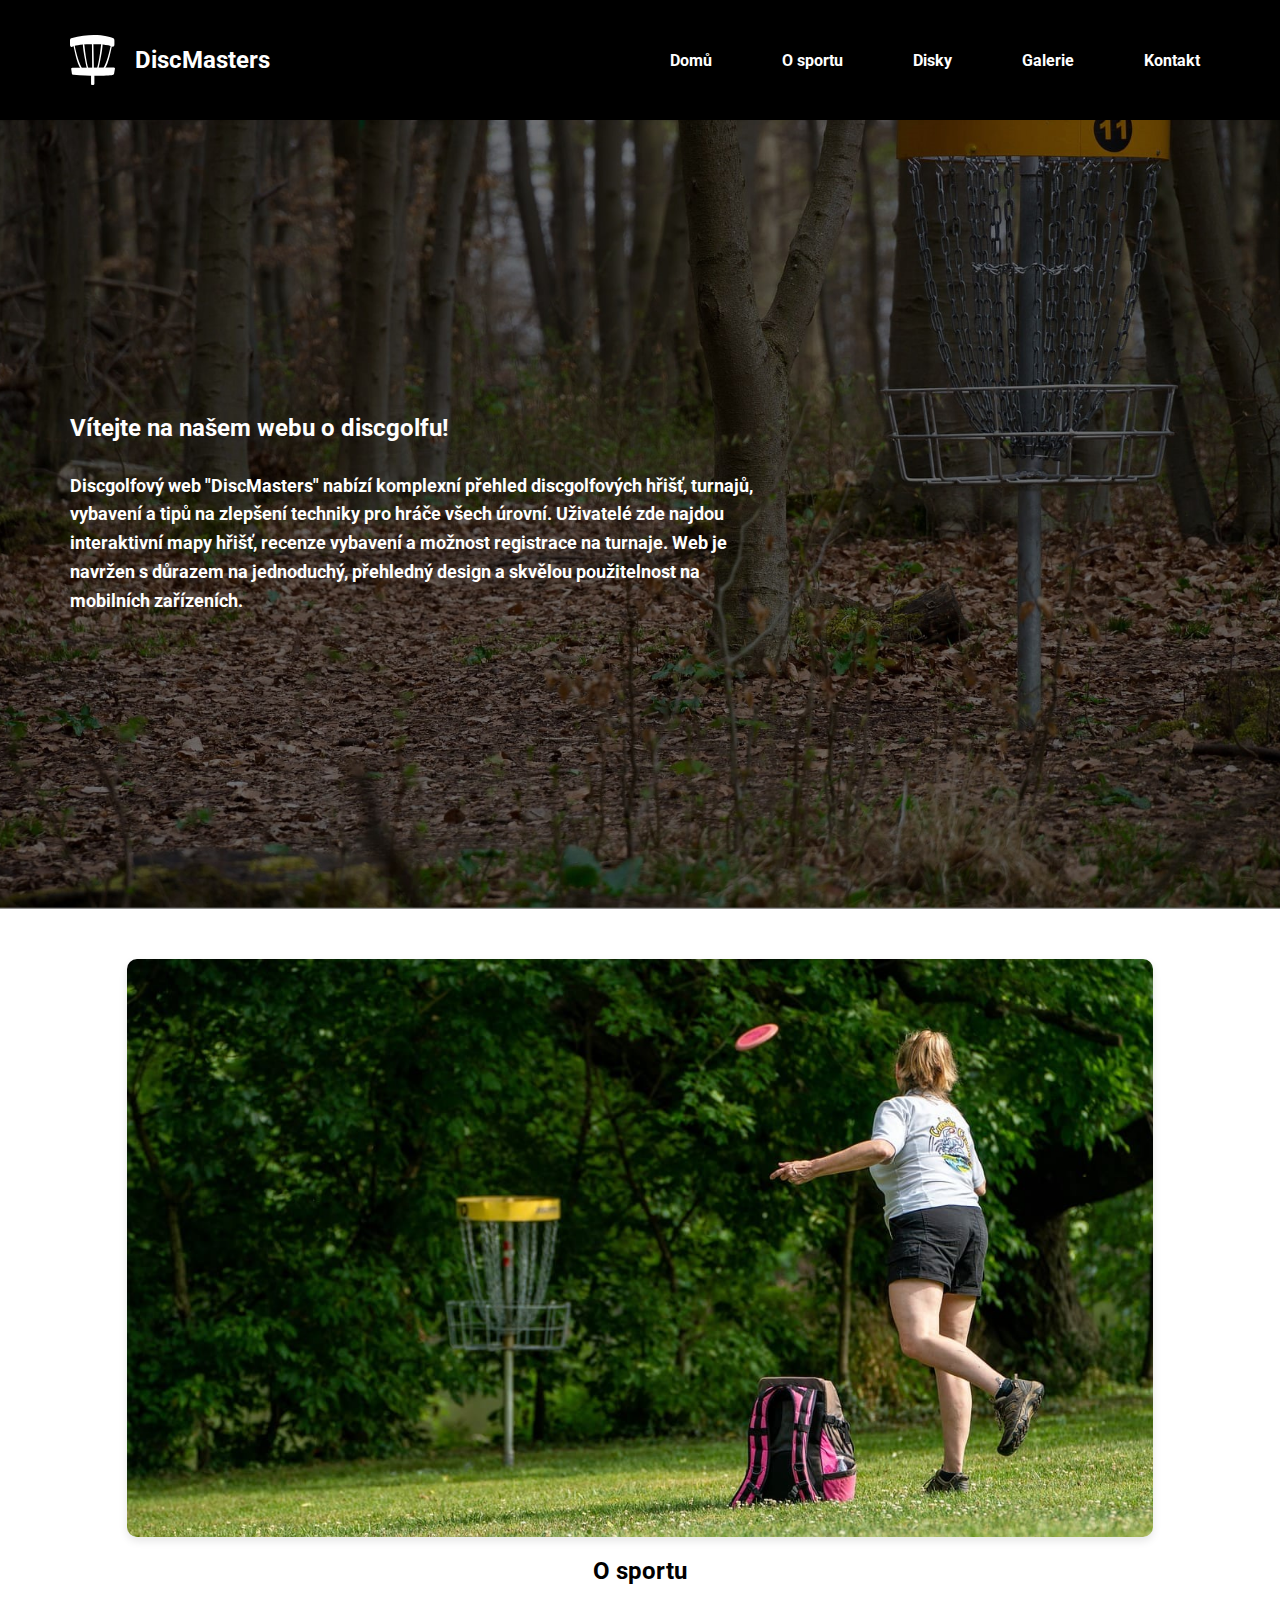
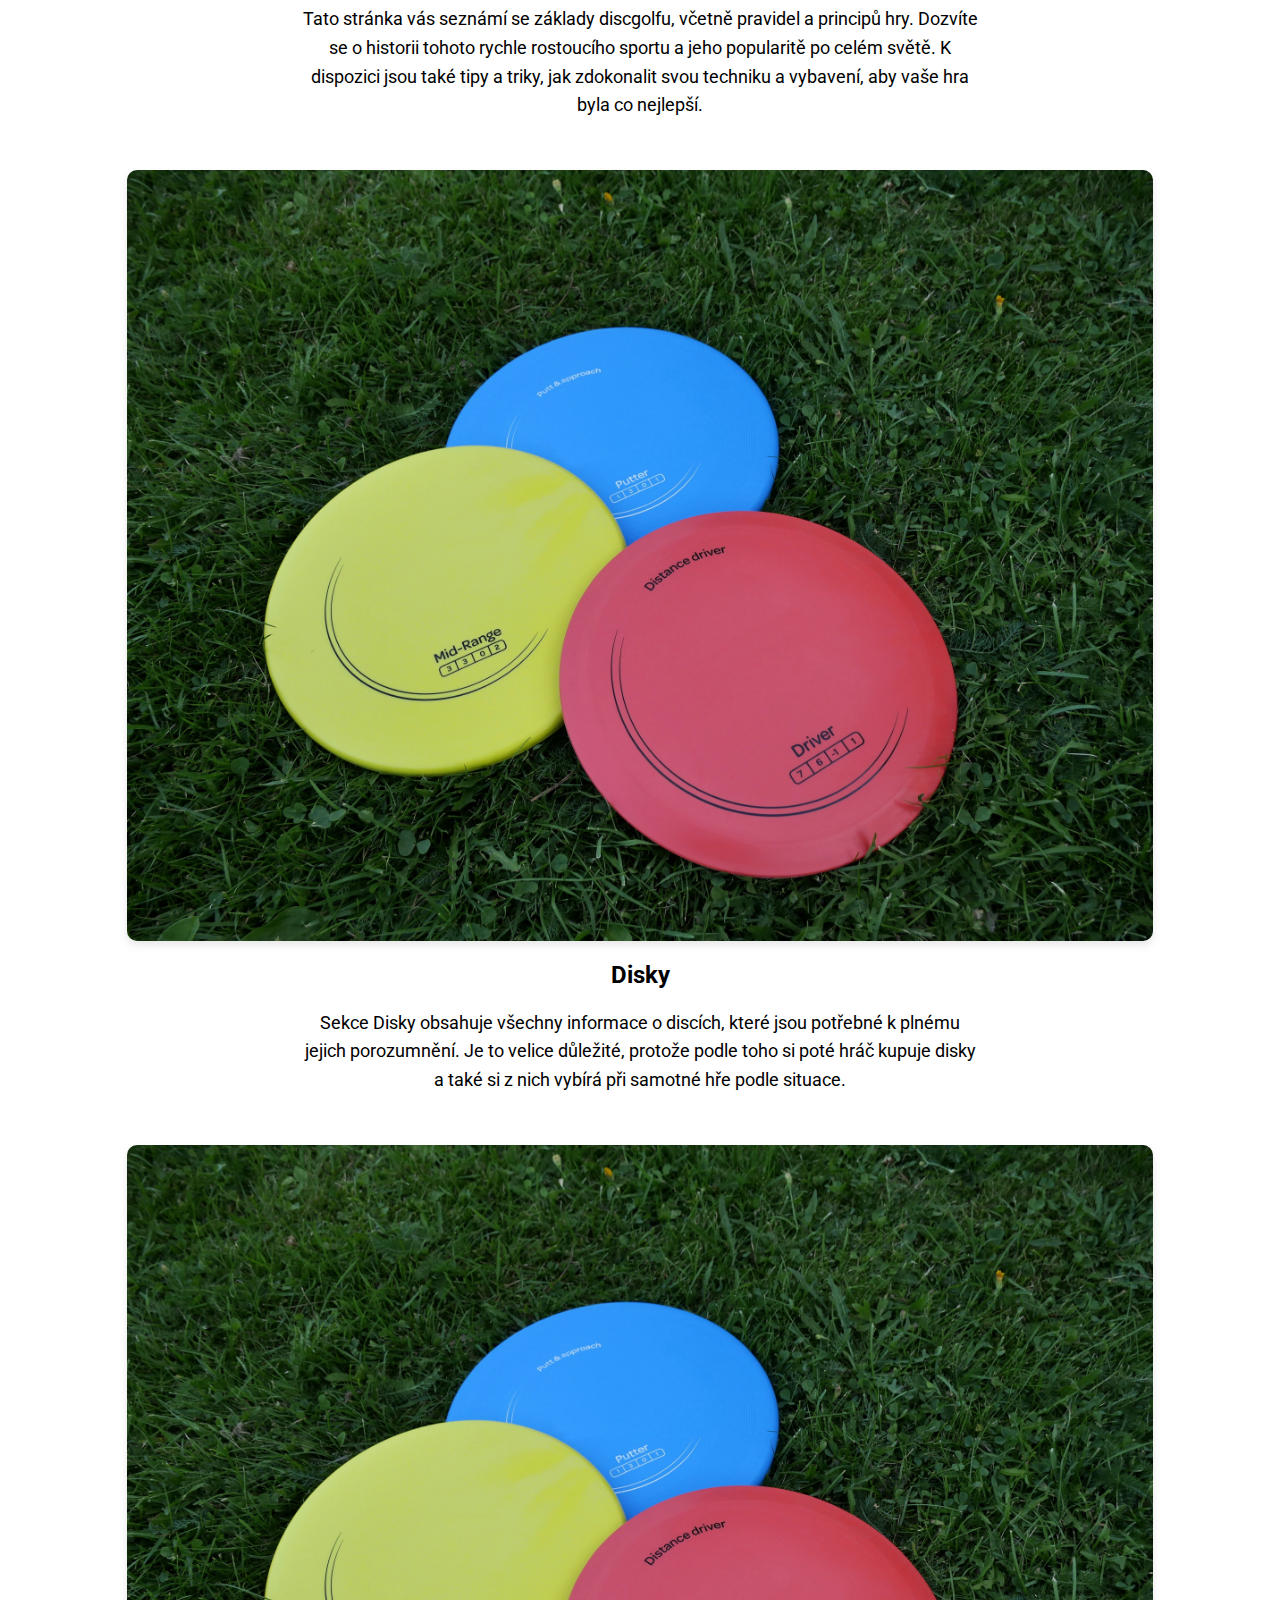
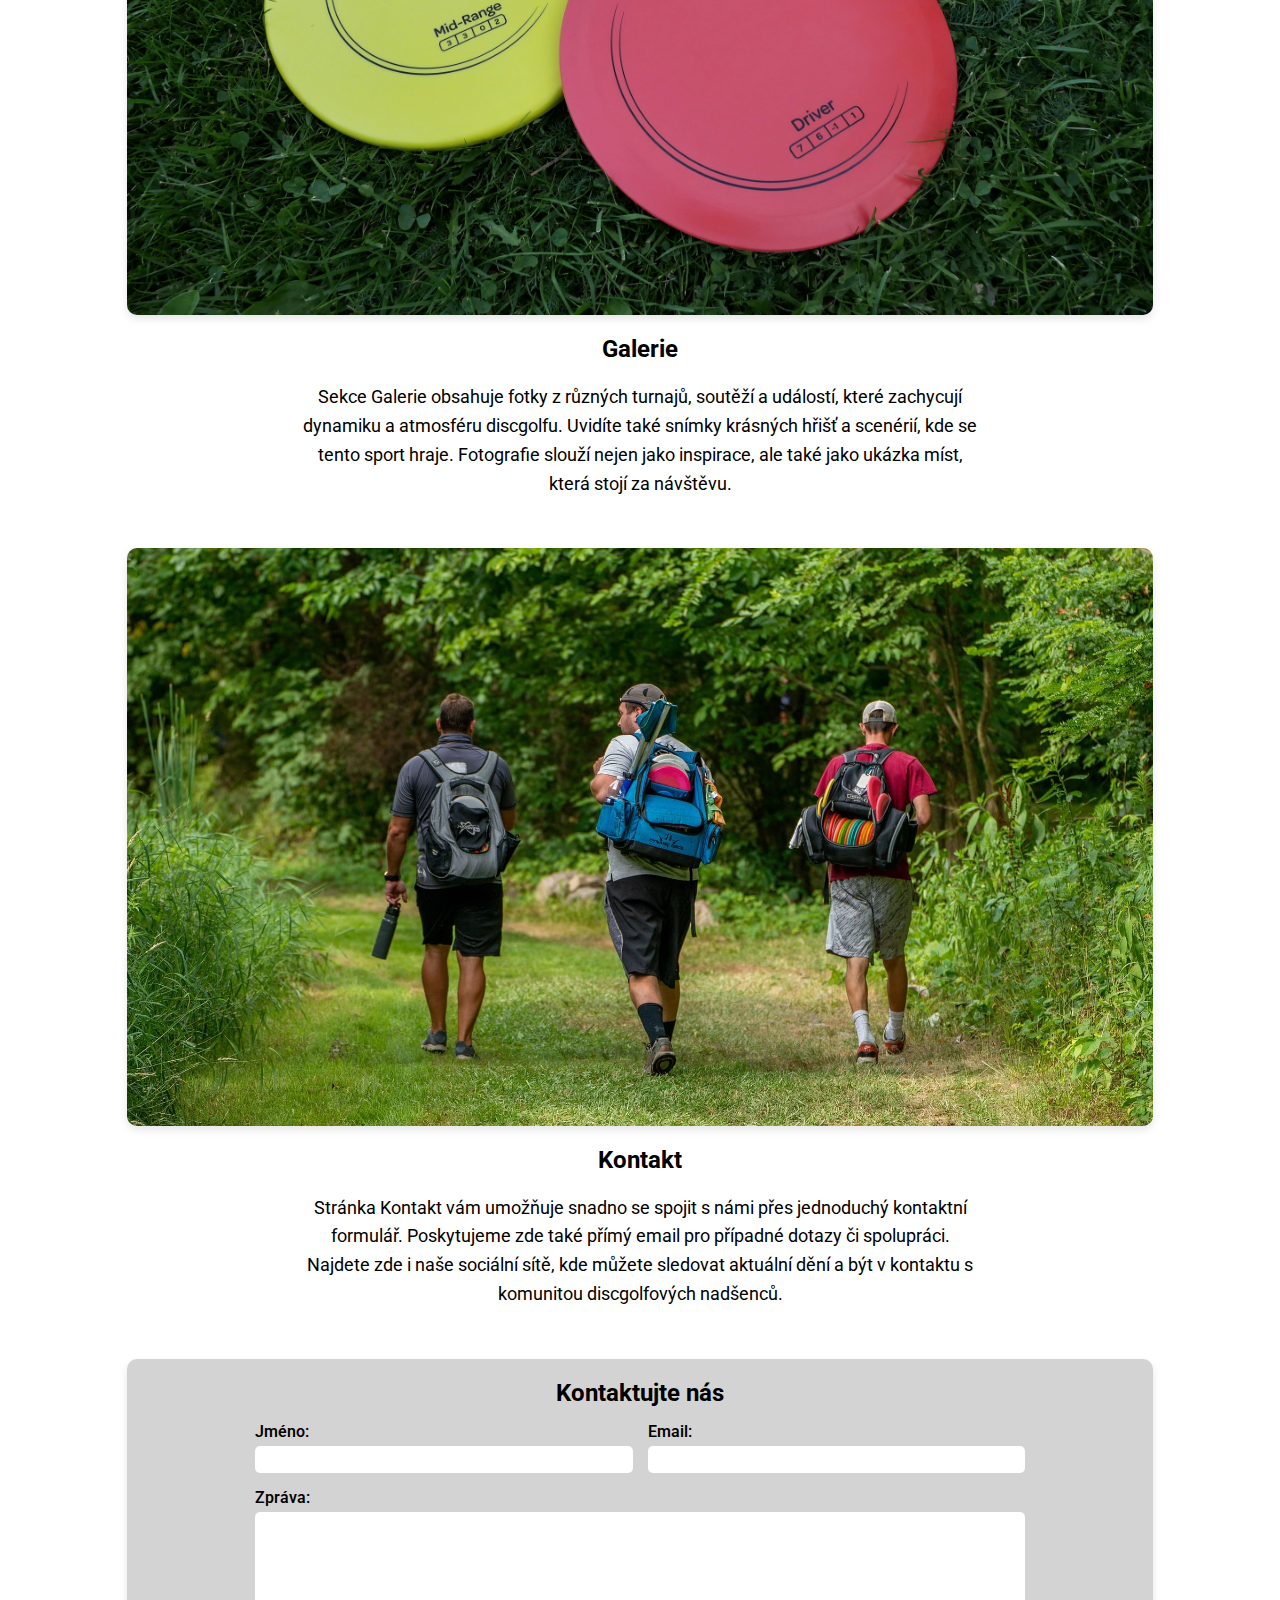
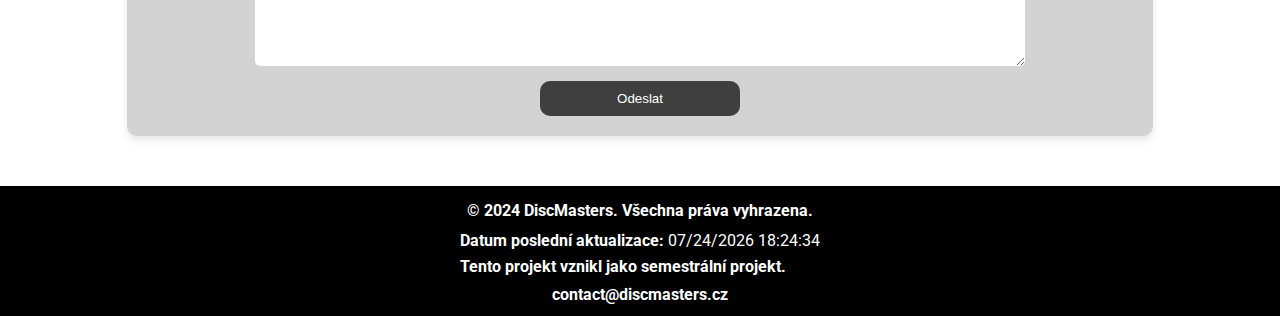
<file: index.html>
<!DOCTYPE html>
<html lang="cs">

<head>
  <meta charset="UTF-8">
  <meta name="viewport" content="width=device-width, initial-scale=1.0">
  <meta name="description" content="Studentský projekt webové stránky">
  <title>DiscMasters</title>
  <link rel="stylesheet" href="/styles/styles.css">
  <link href="https://fonts.googleapis.com/css2?family=Roboto:wght@400;700&display=swap" rel="stylesheet">
</head>

<body>
  <!-- Header -->
  <header class="header">
    <div class="headerWrapper">
      <!-- Logo -->
      <a href="index.html" class="logoWrapper">
        <img class="logo" src="/img/web-icon.svg" alt="Obrázek headeru" />
        <h2>DiscMasters</h2>
      </a>
      <!-- Navigace -->
      <nav class="navigation">
        <ul class="navList">
          <li><a class="navListItem" href="index.html">Domů</a></li>
          <li><a class="navListItem" href="about.html">O sportu</a></li>
          <li><a class="navListItem" href="discs.html">Disky</a></li>
          <li><a class="navListItem" href="gallery.html">Galerie</a></li>
          <li><a class="navListItem" href="contact.html">Kontakt</a></li>
        </ul>
      </nav>
      <nav class="navMenu" id="navMenu">
        <ul>
          <li><a href="index.html">Domů</a></li>
          <li><a href="about.html">O sportu</a></li>
          <li><a href="discs.html">Disky</a></li>
          <li><a href="gallery.html">Galerie</a></li>
          <li><a href="contact.html">Kontakt</a></li>
        </ul>
      </nav>
      <div class="hamburger" id="hamburgerBtn">
        <span class="bar"></span>
        <span class="bar"></span>
        <span class="bar"></span>
      </div>
    </div>
  </header>
  <!-- Obsah stránky -->
  <main class="main">
    <!-- Perex obrázek na pozadí -->
    <img class="mainBackground" src="/img/background.jpg" alt="Obrázek do pozadí">
    <!-- Perex -->
    <section class="perex">
      <h1 class="perexTitle">Vítejte na našem webu o discgolfu!</h1>
      <h2 class="perexDescription">
        Discgolfový web "DiscMasters" nabízí komplexní přehled discgolfových hřišť, turnajů, vybavení a tipů na zlepšení
        techniky pro hráče všech úrovní. Uživatelé zde najdou interaktivní mapy hřišť, recenze vybavení a možnost
        registrace na turnaje. Web je navržen s důrazem na jednoduchý, přehledný design a skvělou použitelnost na
        mobilních zařízeních.
      </h2>
    </section>
    <!-- Popis všech stránek -->
    <section class="pageContent">
      <!-- O sportu -->
      <div class="contentItem contentItemReversed">
        <div class="contentItemText">
          <h2 class="itemTextTitle">O sportu</h2>
          <p class="itemTextDescription">
            Tato stránka vás seznámí se základy discgolfu, včetně pravidel a principů hry. Dozvíte se o historii tohoto
            rychle
            rostoucího sportu a jeho popularitě po celém světě. K dispozici jsou také tipy a triky, jak zdokonalit svou
            techniku a
            vybavení, aby vaše hra byla co nejlepší.
          </p>
        </div>
        <div class="contentItemImg">
          <img class="itemImg" src="/img/about-about.jpg" alt="Zig-zag obrázek">
        </div>
      </div>
      <!-- Disky -->
      <div class="contentItem">
        <div class="contentItemImg">
          <img class="itemImg" src="/img/disky.jpg" alt="Zig-zag obrázek">
        </div>
        <div class="contentItemText">
          <h2 class="itemTextTitle">Disky</h2>
          <p class="itemTextDescription">
            Sekce Disky obsahuje všechny informace o discích, které jsou potřebné k plnému jejich porozumnění.
            Je to velice důležité, protože podle toho si poté hráč kupuje disky a také si z nich vybírá při samotné
            hře podle situace.
          </p>
        </div>
      </div>
      <!-- Galerie -->
      <div class="contentItem contentItemReversed">
        <div class="contentItemText">
          <h2 class="itemTextTitle">Galerie</h2>
          <p class="itemTextDescription">
            Sekce Galerie obsahuje fotky z různých turnajů, soutěží a událostí, které zachycují dynamiku a atmosféru
            discgolfu.
            Uvidíte také snímky krásných hřišť a scenérií, kde se tento sport hraje. Fotografie slouží nejen jako
            inspirace, ale
            také jako ukázka míst, která stojí za návštěvu.
          </p>
        </div>
        <div class="contentItemImg">
          <img class="itemImg" src="/img/disky.jpg" alt="Zig-zag obrázek">
        </div>
      </div>
      <!-- Kontakt -->
      <div class="contentItem">
        <div class="contentItemImg">
          <img class="itemImg" src="/img/pratele.jpg" alt="Zig-zag obrázek">
        </div>
        <div class="contentItemText">
          <h2 class="itemTextTitle">Kontakt</h2>
          <p class="itemTextDescription">
            Stránka Kontakt vám umožňuje snadno se spojit s námi přes jednoduchý kontaktní formulář. Poskytujeme zde
            také
            přímý
            email pro případné dotazy či spolupráci. Najdete zde i naše sociální sítě, kde můžete sledovat aktuální dění
            a
            být v
            kontaktu s komunitou discgolfových nadšenců.
          </p>
        </div>
      </div>
    </section>
    <!-- Formulář -->
    <section class="contactFormWrapper">
      <h2 class="formTitle">Kontaktujte nás</h2>
      <form class="contactForm" id="contactForm">
        <div class="formTop">
          <div class="formItem">
            <label for="name">Jméno:</label>
            <input type="text" id="name" name="name" required>
          </div>
          <div class="formItem">
            <label for="email">Email:</label>
            <input type="email" id="email" name="email" required>
          </div>
        </div>
        <div class="formBottom">
          <div class="formItem">
            <label for="message">Zpráva:</label>
            <textarea id="message" name="message" required></textarea>
          </div>
        </div>
        <button type="submit">Odeslat</button>
      </form>
    </section>
  </main>
  <!-- Footer -->
  <footer class="footerWrapper">
    <p class="copyright">&copy; 2024 DiscMasters. Všechna práva vyhrazena.</p>
    <p class="lastUpdate">Datum poslední aktualizace: <span id="updateDate"></span><br>Tento projekt vznikl jako
      semestrální projekt.</p>
    <a class="mailLink" href="mailto:contact@discmasters.cz">contact@discmasters.cz</a>
  </footer>
  <!-- Skripty -->
  <script src="/scripts/lastModified.js" defer></script>
  <script src="/scripts/hamburgerMenu.js" defer></script>
  <script src="/scripts/formHandler.js" defer></script>
</body>

</html>
</file>
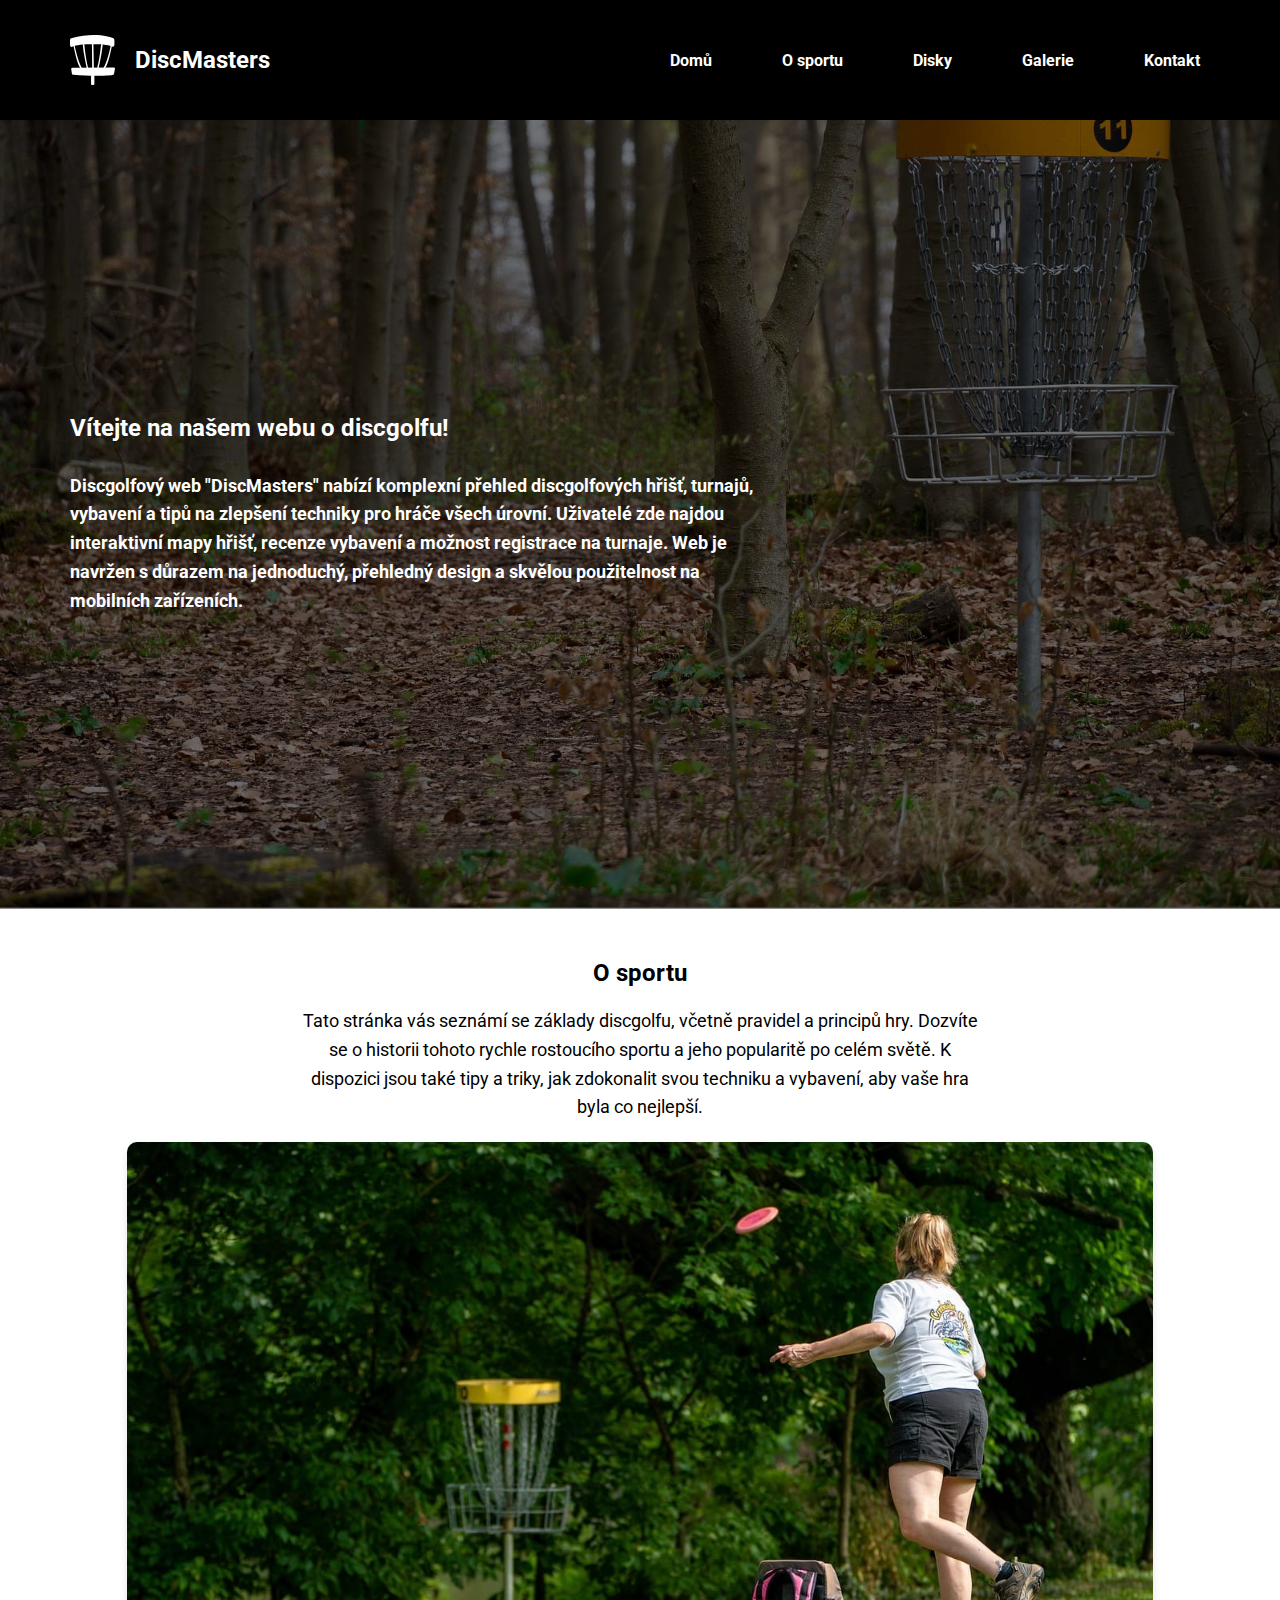
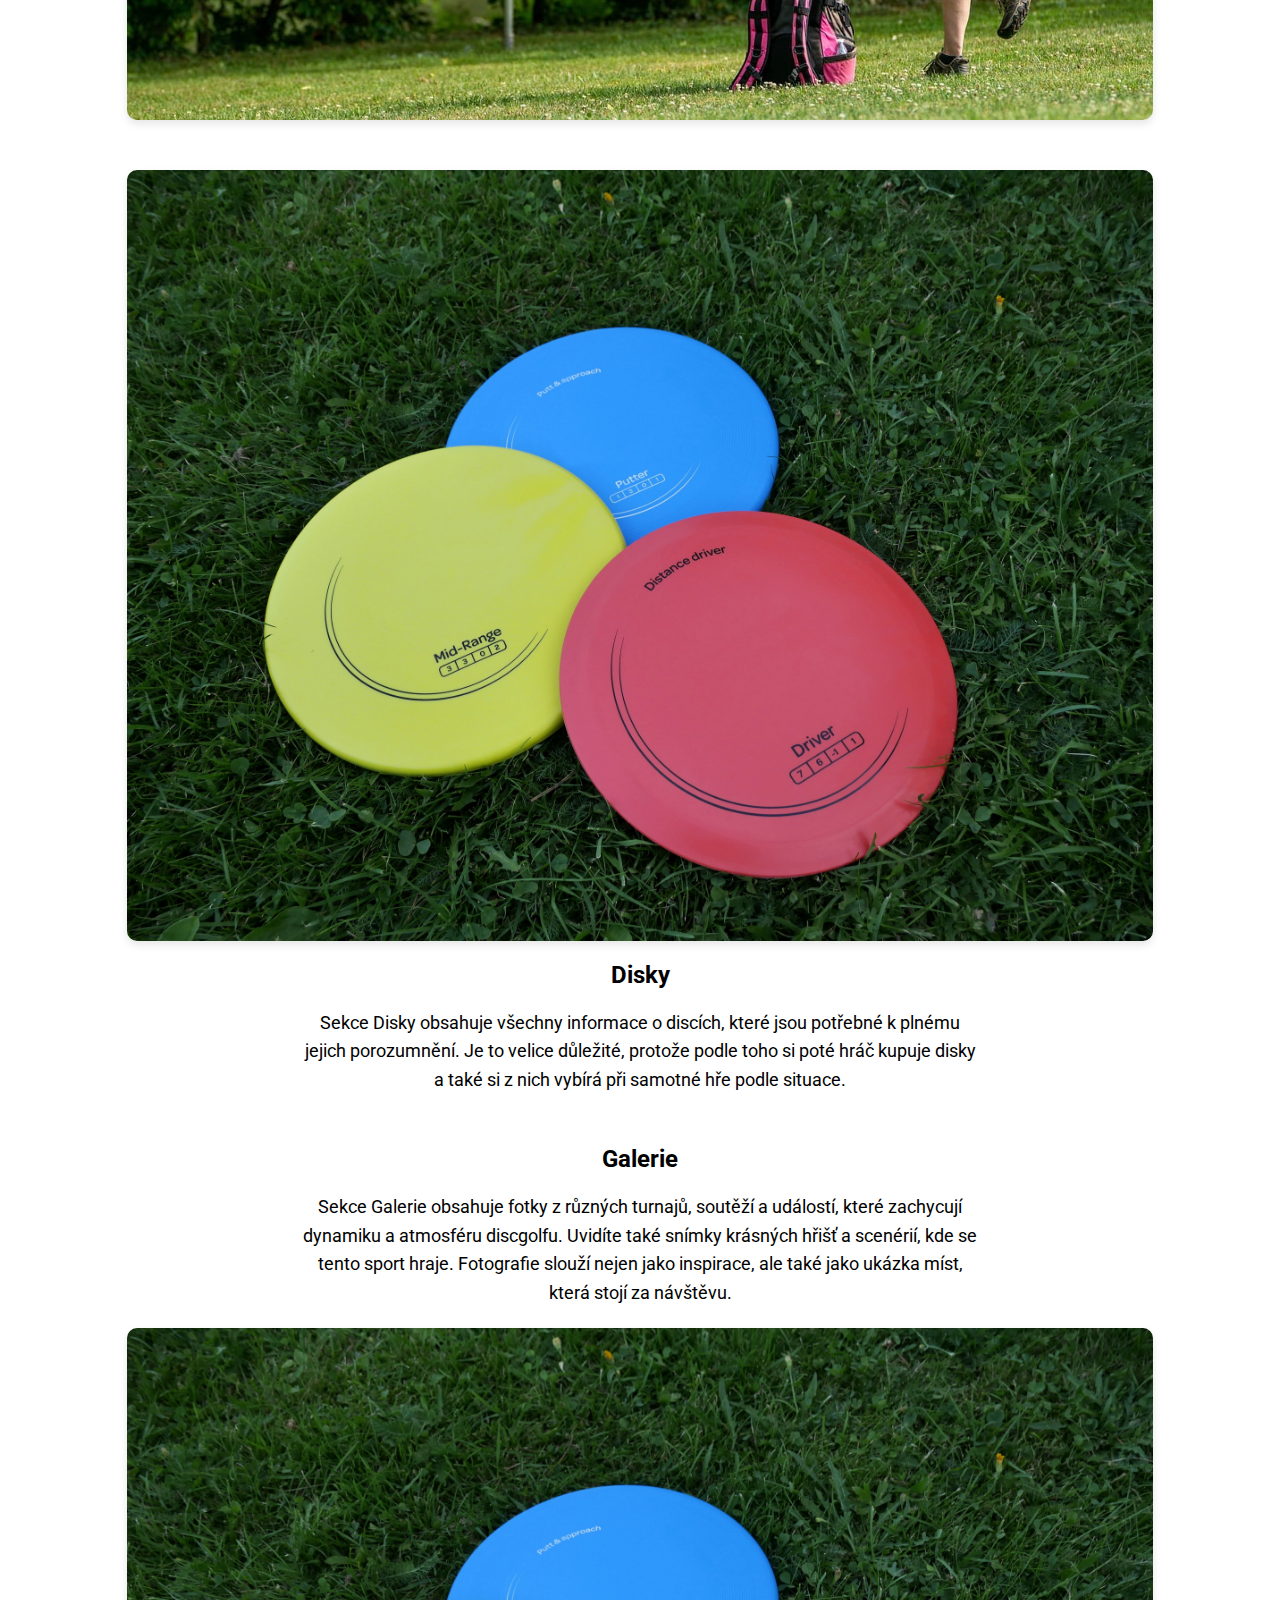
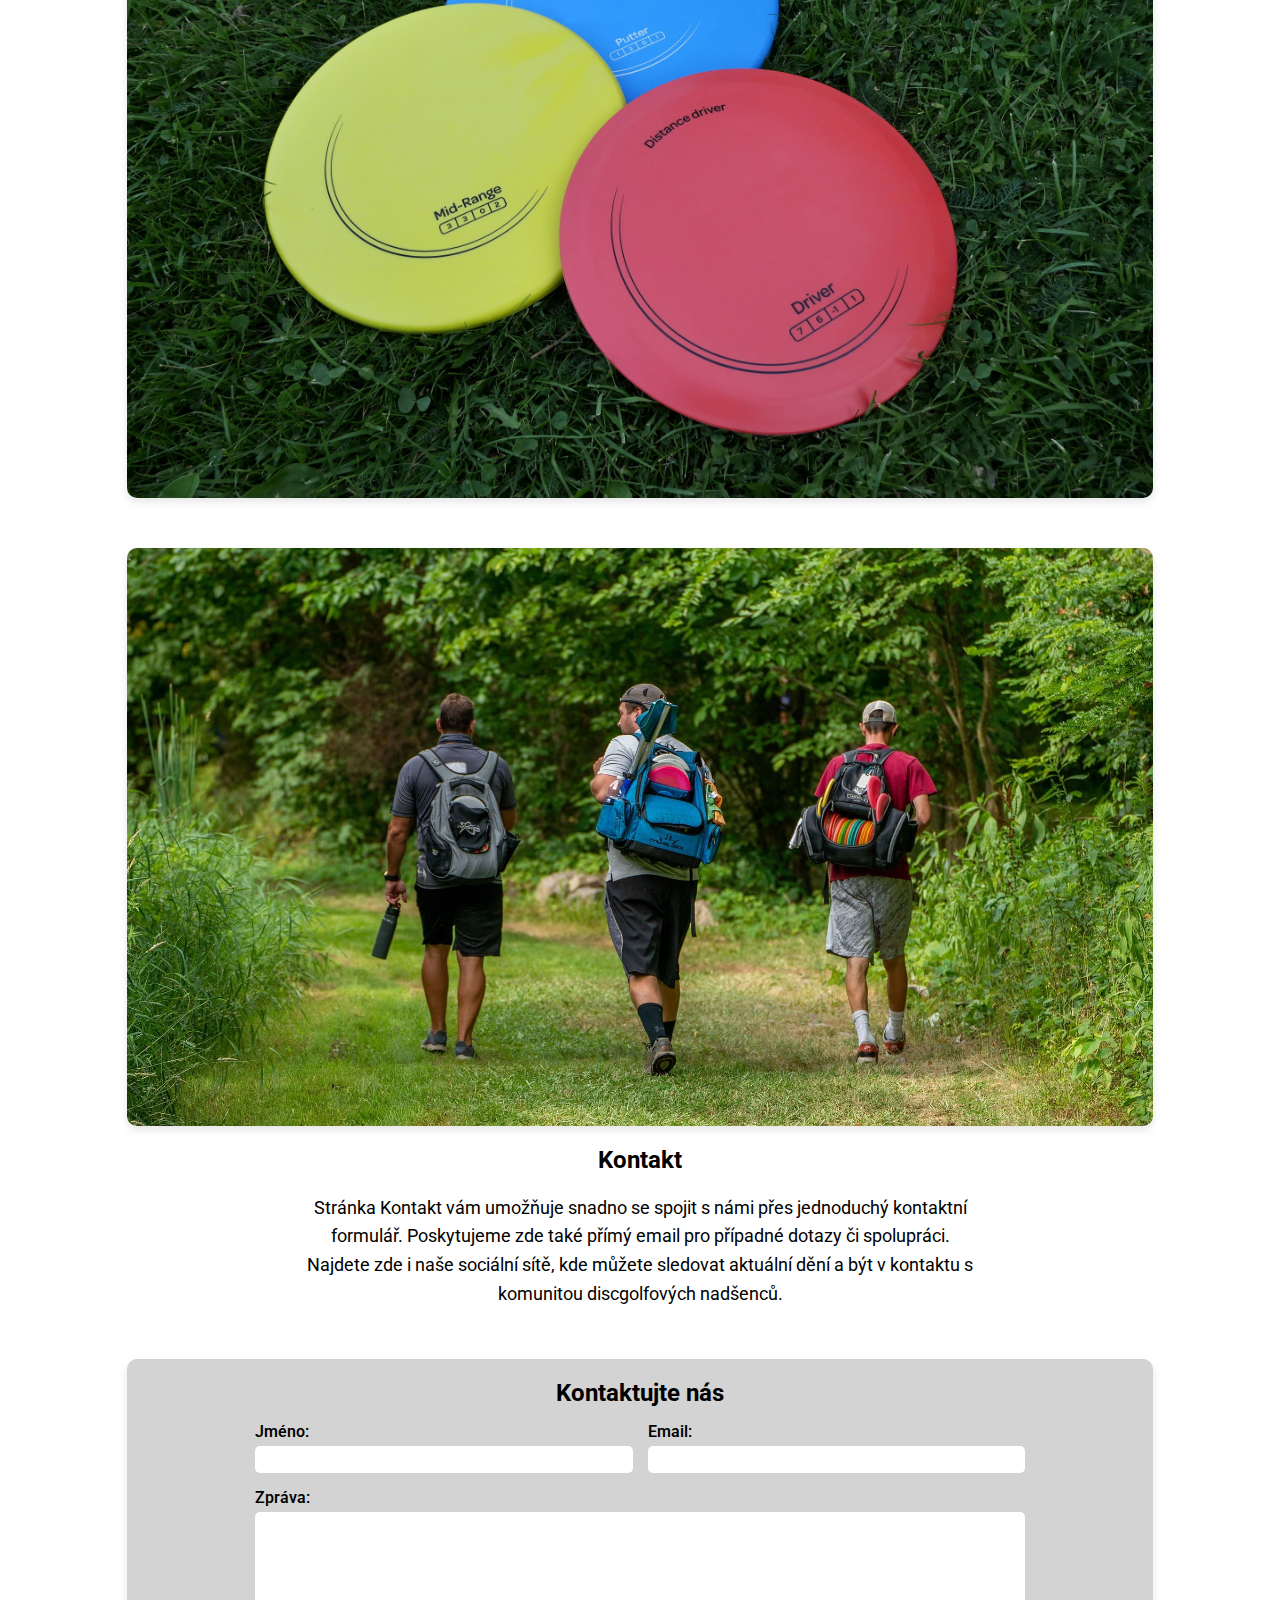
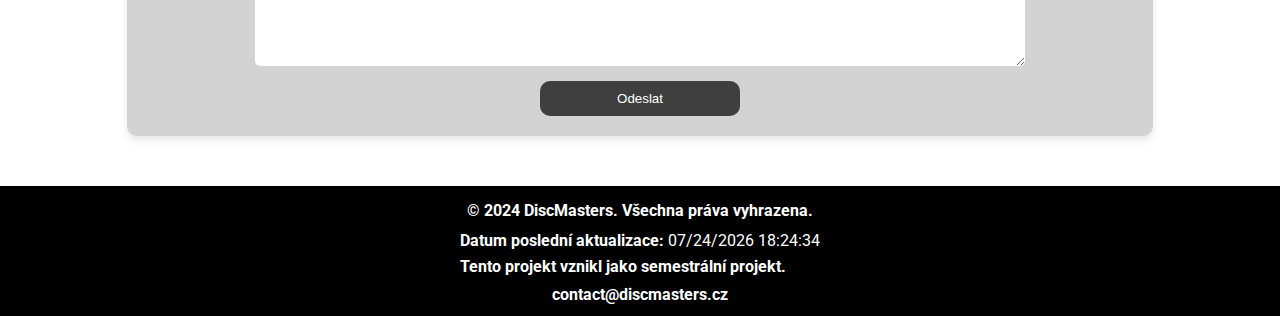
<file: pages/index.html>
<!DOCTYPE html>
<html lang="cs">

<head>
  <meta charset="UTF-8">
  <meta name="viewport" content="width=device-width, initial-scale=1.0">
  <meta name="description" content="Studentský projekt webové stránky">
  <title>DiscMasters</title>
  <link rel="stylesheet" href="/styles/styles.css">
  <link href="https://fonts.googleapis.com/css2?family=Roboto:wght@400;700&display=swap" rel="stylesheet">
</head>

<body>
  <!-- Header -->
  <header class="header">
    <div class="headerWrapper">
      <!-- Logo -->
      <a href="index.html" class="logoWrapper">
        <img class="logo" src="/img/web-icon.svg" alt="Logo" />
        <h2>DiscMasters</h2>
      </a>
      <!-- Navigace -->
      <nav class="navigation">
        <ul class="navList">
          <li><a class="navListItem" href="index.html">Domů</a></li>
          <li><a class="navListItem" href="about.html">O sportu</a></li>
          <li><a class="navListItem" href="discs.html">Disky</a></li>
          <li><a class="navListItem" href="gallery.html">Galerie</a></li>
          <li><a class="navListItem" href="contact.html">Kontakt</a></li>
        </ul>
      </nav>
      <nav class="navMenu" id="navMenu">
        <ul>
          <li><a href="index.html">Domů</a></li>
          <li><a href="about.html">O sportu</a></li>
          <li><a href="discs.html">Disky</a></li>
          <li><a href="gallery.html">Galerie</a></li>
          <li><a href="contact.html">Kontakt</a></li>
        </ul>
      </nav>
      <div class="hamburger" id="hamburgerBtn">
        <span class="bar"></span>
        <span class="bar"></span>
        <span class="bar"></span>
      </div>
    </div>
  </header>
  <!-- Obsah stránky -->
  <main class="main">
    <!-- Perex obrázek na pozadí -->
    <img class="mainBackground" src="/img/background.jpg" alt="Obrázek do pozadí">
    <!-- Perex -->
    <section class="perex">
      <h1 class="perexTitle">Vítejte na našem webu o discgolfu!</h1>
      <h2 class="perexDescription">
        Discgolfový web "DiscMasters" nabízí komplexní přehled discgolfových hřišť, turnajů, vybavení a tipů na zlepšení
        techniky pro hráče všech úrovní. Uživatelé zde najdou interaktivní mapy hřišť, recenze vybavení a možnost
        registrace na turnaje. Web je navržen s důrazem na jednoduchý, přehledný design a skvělou použitelnost na
        mobilních zařízeních.
      </h2>
    </section>
    <!-- Popis všech stránek -->
    <section class="pageContent">
      <!-- O sportu -->
      <div class="contentItem --contentItemReversed">
        <div class="contentItemText">
          <h2 class="itemTextTitle">O sportu</h2>
          <p class="itemTextDescription">
            Tato stránka vás seznámí se základy discgolfu, včetně pravidel a principů hry. Dozvíte se o historii tohoto
            rychle
            rostoucího sportu a jeho popularitě po celém světě. K dispozici jsou také tipy a triky, jak zdokonalit svou
            techniku a
            vybavení, aby vaše hra byla co nejlepší.
          </p>
        </div>
        <div class="contentItemImg">
          <img class="itemImg" src="/img/about-about.jpg" alt="Zig-zag obrázek">
        </div>
      </div>
      <!-- Disky -->
      <div class="contentItem">
        <div class="contentItemImg">
          <img class="itemImg" src="/img/disky.jpg" alt="Zig-zag obrázek">
        </div>
        <div class="contentItemText">
          <h2 class="itemTextTitle">Disky</h2>
          <p class="itemTextDescription">
            Sekce Disky obsahuje všechny informace o discích, které jsou potřebné k plnému jejich porozumnění.
            Je to velice důležité, protože podle toho si poté hráč kupuje disky a také si z nich vybírá při samotné
            hře podle situace.
          </p>
        </div>
      </div>
      <!-- Galerie -->
      <div class="contentItem --contentItemReversed">
        <div class="contentItemText">
          <h2 class="itemTextTitle">Galerie</h2>
          <p class="itemTextDescription">
            Sekce Galerie obsahuje fotky z různých turnajů, soutěží a událostí, které zachycují dynamiku a atmosféru
            discgolfu.
            Uvidíte také snímky krásných hřišť a scenérií, kde se tento sport hraje. Fotografie slouží nejen jako
            inspirace, ale
            také jako ukázka míst, která stojí za návštěvu.
          </p>
        </div>
        <div class="contentItemImg">
          <img class="itemImg" src="/img/disky.jpg" alt="Zig-zag obrázek">
        </div>
      </div>
      <!-- Kontakt -->
      <div class="contentItem">
        <div class="contentItemImg">
          <img class="itemImg" src="/img/pratele.jpg" alt="Zig-zag obrázek">
        </div>
        <div class="contentItemText">
          <h2 class="itemTextTitle">Kontakt</h2>
          <p class="itemTextDescription">
            Stránka Kontakt vám umožňuje snadno se spojit s námi přes jednoduchý kontaktní formulář. Poskytujeme zde
            také
            přímý
            email pro případné dotazy či spolupráci. Najdete zde i naše sociální sítě, kde můžete sledovat aktuální dění
            a
            být v
            kontaktu s komunitou discgolfových nadšenců.
          </p>
        </div>
      </div>
    </section>
    <!-- Formulář -->
    <section class="contactFormWrapper">
      <h2 class="formTitle">Kontaktujte nás</h2>
      <form class="contactForm" id="contactForm">
        <div class="formTop">
          <div class="formItem">
            <label for="name">Jméno:</label>
            <input type="text" id="name" name="name" required>
          </div>
          <div class="formItem">
            <label for="email">Email:</label>
            <input type="email" id="email" name="email" required>
          </div>
        </div>
        <div class="formBottom">
          <div class="formItem">
            <label for="message">Zpráva:</label>
            <textarea id="message" name="message" required></textarea>
          </div>
        </div>
        <button type="submit">Odeslat</button>
      </form>
    </section>
  </main>
  <!-- Footer -->
  <footer class="footerWrapper">
    <p class="copyright">&copy; 2024 DiscMasters. Všechna práva vyhrazena.</p>
    <p class="lastUpdate">Datum poslední aktualizace: <span id="updateDate"></span><br>Tento projekt vznikl jako
      semestrální projekt.</p>
    <a class="mailLink" href="mailto:contact@discmasters.cz">contact@discmasters.cz</a>
  </footer>
  <!-- Skripty -->
  <script src="/scripts/lastModified.js" defer></script>
  <script src="/scripts/hamburgerMenu.js" defer></script>
  <script src="/scripts/formHandler.js" defer></script>
</body>

</html>
</file>
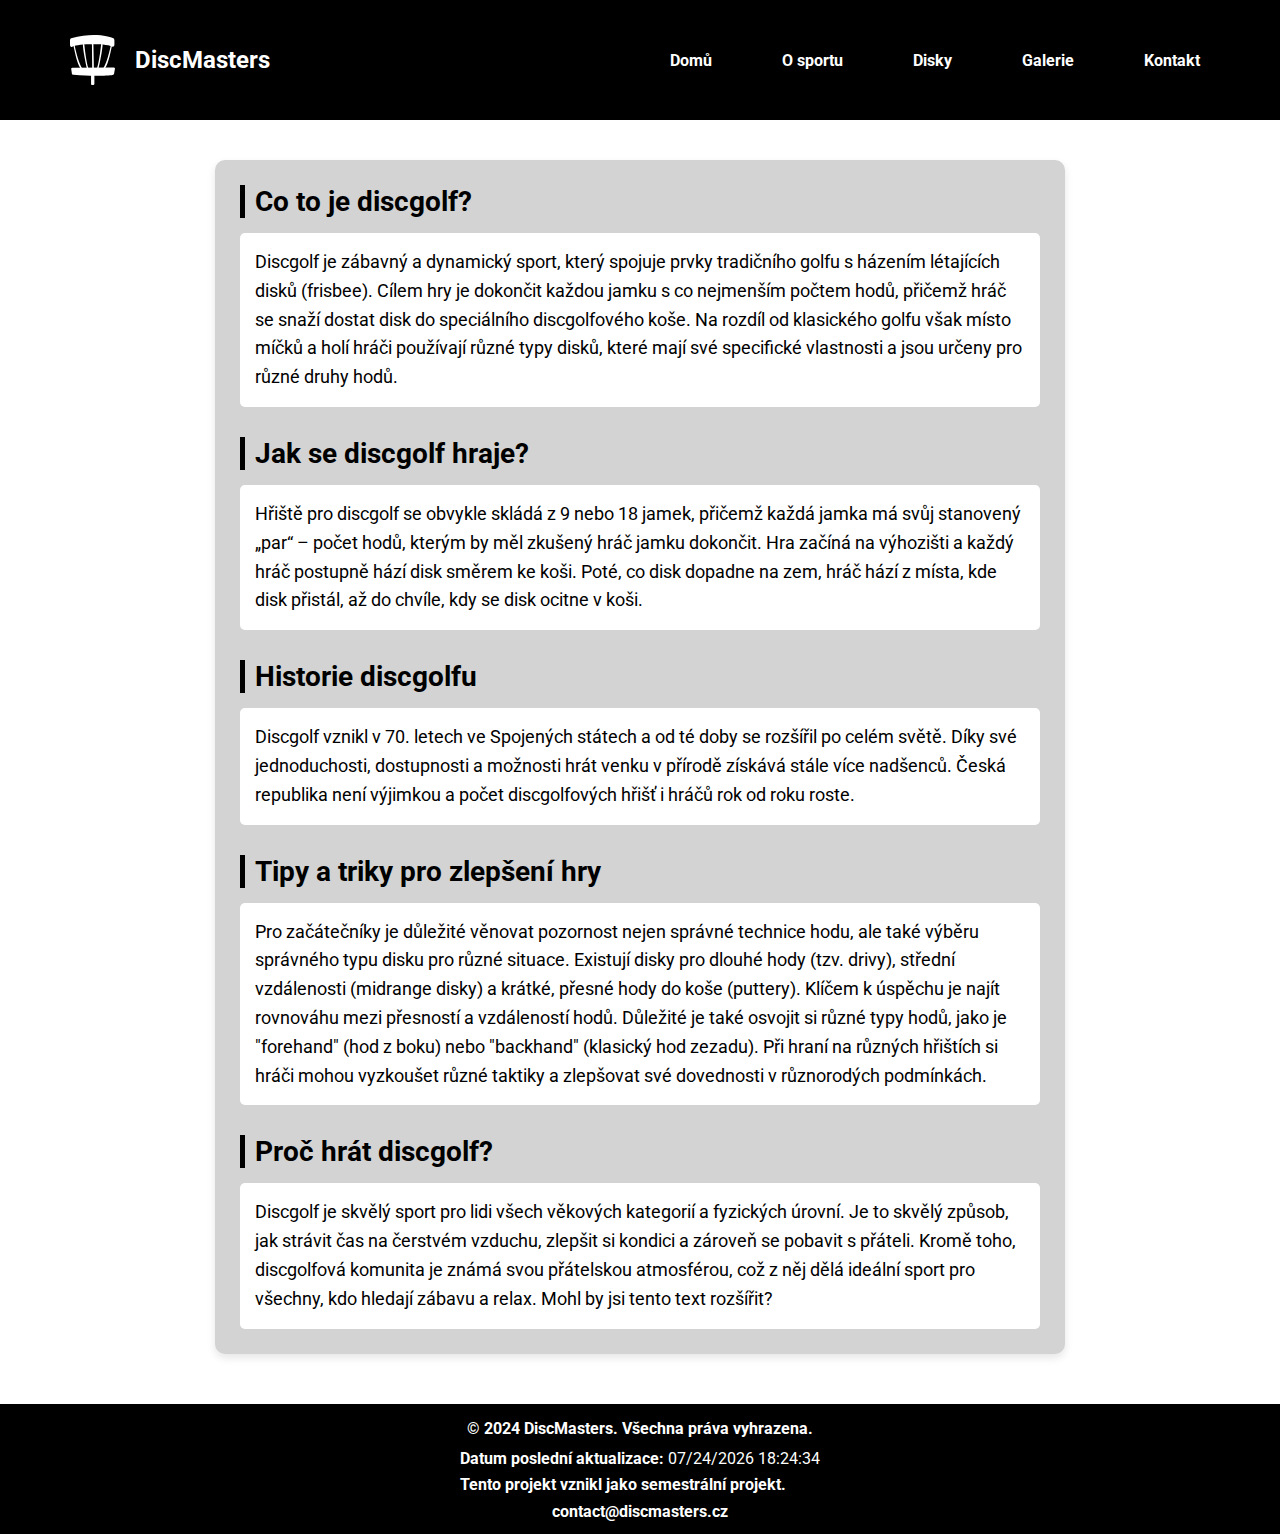
<file: about.html>
<!DOCTYPE html>
<html lang="cs">

<head>
  <meta charset="UTF-8">
  <meta name="viewport" content="width=device-width, initial-scale=1.0">
  <meta name="description" content="Studentský projekt webové stránky">
  <title>DiscMasters</title>
  <link rel="stylesheet" href="/styles/styles.css">
  <link href="https://fonts.googleapis.com/css2?family=Roboto:wght@400;700&display=swap" rel="stylesheet">
</head>

<body>
  <!-- Header -->
  <header class="header">
    <div class="headerWrapper">
      <!-- Logo -->
      <a href="index.html" class="logoWrapper">
        <img class="logo" src="/img/web-icon.svg" alt="Obrázek headeru" />
        <h2>DiscMasters</h2>
      </a>
      <!-- Navigace -->
      <nav class="navigation">
        <ul class="navList">
          <li><a class="navListItem" href="index.html">Domů</a></li>
          <li><a class="navListItem" href="about.html">O sportu</a></li>
          <li><a class="navListItem" href="discs.html">Disky</a></li>
          <li><a class="navListItem" href="gallery.html">Galerie</a></li>
          <li><a class="navListItem" href="contact.html">Kontakt</a></li>
        </ul>
      </nav>
      <nav class="navMenu" id="navMenu">
        <ul>
          <li><a href="index.html">Domů</a></li>
          <li><a href="about.html">O sportu</a></li>
          <li><a href="discs.html">Disky</a></li>
          <li><a href="gallery.html">Galerie</a></li>
          <li><a href="contact.html">Kontakt</a></li>
        </ul>
      </nav>
      <div class="hamburger" id="hamburgerBtn">
        <span class="bar"></span>
        <span class="bar"></span>
        <span class="bar"></span>
      </div>
    </div>
  </header>
  <!-- Obsah stránky -->
  <main class="main">
    <!-- Popis sportu -->
    <section class="aboutInfo">
      <div class="infoSection">
        <h2>Co to je discgolf?</h2>
        <p>
          Discgolf je zábavný a dynamický sport, který spojuje prvky tradičního golfu s házením létajících
          disků (frisbee). Cílem hry je dokončit každou jamku s co nejmenším počtem hodů, přičemž hráč se
          snaží dostat disk do speciálního discgolfového koše. Na rozdíl od klasického golfu však místo míčků
          a holí hráči používají různé typy disků, které mají své specifické vlastnosti a jsou určeny pro
          různé druhy hodů.
        </p>
      </div>
      <div class="infoSection">
        <h2>Jak se discgolf hraje?</h2>
        <p>
          Hřiště pro discgolf se obvykle skládá z 9 nebo 18 jamek, přičemž každá jamka má svůj stanovený „par“
          – počet hodů, kterým by měl zkušený hráč jamku dokončit. Hra začíná na výhozišti a každý hráč
          postupně hází disk směrem ke koši. Poté, co disk dopadne na zem, hráč hází z místa, kde disk
          přistál, až do chvíle, kdy se disk ocitne v koši.
        </p>
      </div>
      <div class="infoSection">
        <h2>Historie discgolfu</h2>
        <p>
          Discgolf vznikl v 70. letech ve Spojených státech a od té doby se rozšířil po celém světě. Díky své
          jednoduchosti, dostupnosti a možnosti hrát venku v přírodě získává stále více nadšenců. Česká
          republika není výjimkou a počet discgolfových hřišť i hráčů rok od roku roste.
        </p>
      </div>
      <div class="infoSection">
        <h2>Tipy a triky pro zlepšení hry</h2>
        <p>
          Pro začátečníky je důležité věnovat pozornost nejen správné technice hodu, ale také výběru správného
          typu disku pro různé situace. Existují disky pro dlouhé hody (tzv. drivy), střední vzdálenosti
          (midrange disky) a krátké, přesné hody do koše (puttery). Klíčem k úspěchu je najít rovnováhu mezi
          přesností a vzdáleností hodů. Důležité je také osvojit si různé typy hodů, jako je "forehand" (hod z
          boku) nebo "backhand" (klasický hod zezadu). Při hraní na různých hřištích si hráči mohou vyzkoušet
          různé taktiky a zlepšovat své dovednosti v různorodých podmínkách.
        </p>
      </div>
      <div class="infoSection">
        <h2>Proč hrát discgolf?</h2>
        <p>
          Discgolf je skvělý sport pro lidi všech věkových kategorií a fyzických úrovní. Je to skvělý způsob,
          jak strávit čas na čerstvém vzduchu, zlepšit si kondici a zároveň se pobavit s přáteli. Kromě toho,
          discgolfová komunita je známá svou přátelskou atmosférou, což z něj dělá ideální sport pro všechny,
          kdo hledají zábavu a relax.
          Mohl by jsi tento text rozšířit?
        </p>
      </div>
    </section>

  </main>
  <!-- Footer -->
  <footer class="footerWrapper">
    <p class="copyright">&copy; 2024 DiscMasters. Všechna práva vyhrazena.</p>
    <p class="lastUpdate">Datum poslední aktualizace: <span id="updateDate"></span><br>Tento projekt vznikl jako
      semestrální projekt.</p>
    <a class="mailLink" href="mailto:contact@discmasters.cz">contact@discmasters.cz</a>
  </footer>
  <!-- Skripty -->
  <script src="/scripts/lastModified.js" defer></script>
  <script src="/scripts/hamburgerMenu.js" defer></script>
</body>

</html>
</file>
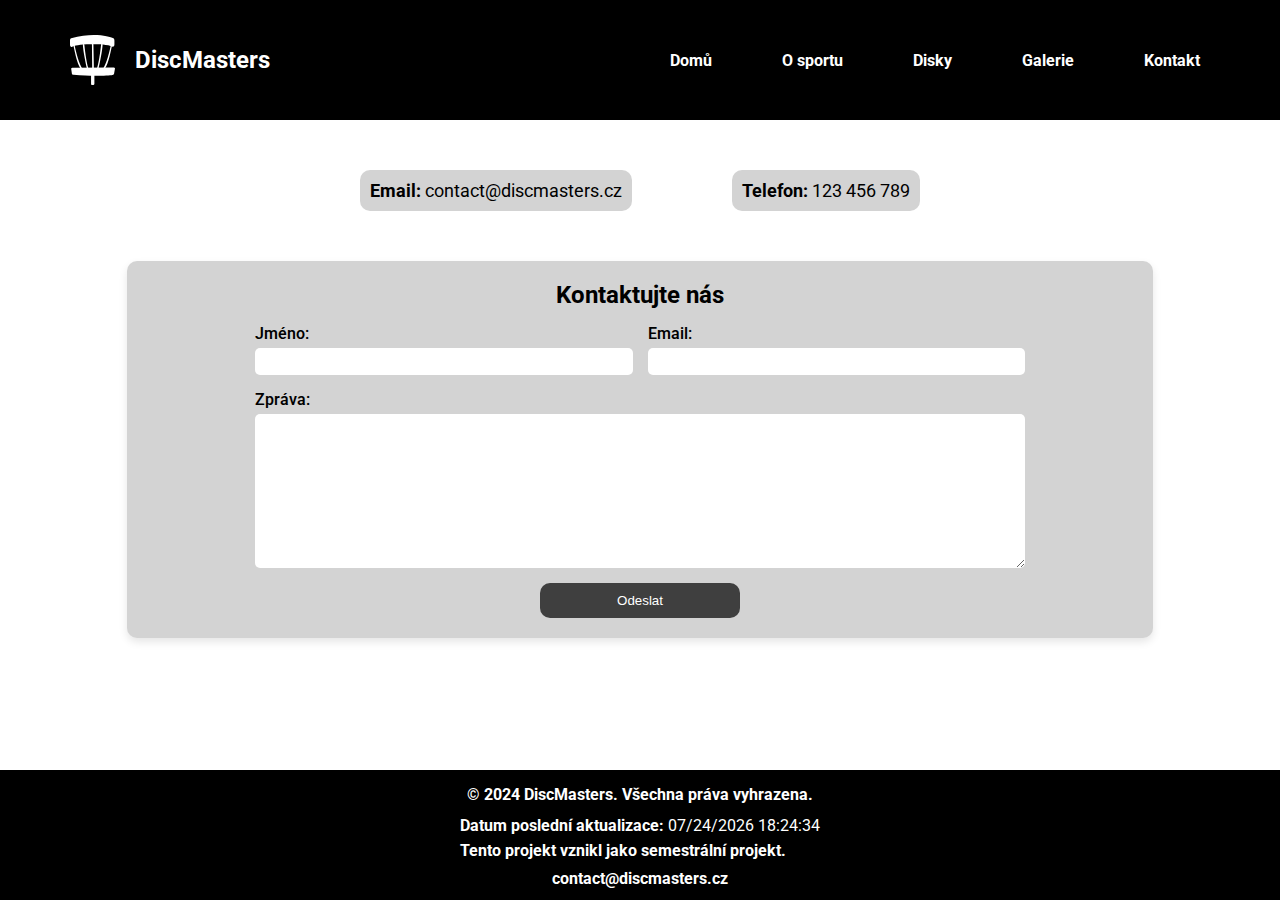
<file: contact.html>
<!DOCTYPE html>
<html lang="cs">

<head>
  <meta charset="UTF-8">
  <meta name="viewport" content="width=device-width, initial-scale=1.0">
  <meta name="description" content="Studentský projekt webové stránky">
  <title>DiscMasters</title>
  <link rel="stylesheet" href="/styles/styles.css">
  <link href="https://fonts.googleapis.com/css2?family=Roboto:wght@400;700&display=swap" rel="stylesheet">
</head>

<body>
  <!-- Header -->
  <header class="header">
    <div class="headerWrapper">
      <!-- Logo -->
      <a href="index.html" class="logoWrapper">
        <img class="logo" src="/img/web-icon.svg" alt="Obrázek headeru" />
        <h2>DiscMasters</h2>
      </a>
      <!-- Navigace -->
      <nav class="navigation">
        <ul class="navList">
          <li><a class="navListItem" href="index.html">Domů</a></li>
          <li><a class="navListItem" href="about.html">O sportu</a></li>
          <li><a class="navListItem" href="discs.html">Disky</a></li>
          <li><a class="navListItem" href="gallery.html">Galerie</a></li>
          <li><a class="navListItem" href="contact.html">Kontakt</a></li>
        </ul>
      </nav>
      <nav class="navMenu" id="navMenu">
        <ul>
          <li><a href="index.html">Domů</a></li>
          <li><a href="about.html">O sportu</a></li>
          <li><a href="discs.html">Disky</a></li>
          <li><a href="gallery.html">Galerie</a></li>
          <li><a href="contact.html">Kontakt</a></li>
        </ul>
      </nav>
      <div class="hamburger" id="hamburgerBtn">
        <span class="bar"></span>
        <span class="bar"></span>
        <span class="bar"></span>
      </div>
    </div>
  </header>
  <!-- Obsah stránky -->
  <main class="main">
    <div class="contactInfoWrapper">
      <div class="contactInfo">
        <span class="contactItem">
          <b>Email:</b>
          <a href="mailto:contact@discmasters.cz" class="contactEmail">contact@discmasters.cz</a>
        </span>
        <span class="contactItem">
          <b>Telefon:</b>
          <a href="tel:+420123456789" class="contactPhone">123 456 789</a>
        </span>
      </div>
    </div>

    <section class="contactFormWrapper">
      <h2 class="formTitle">Kontaktujte nás</h2>
      <form class="contactForm" id="contactForm">
        <div class="formTop">
          <div class="formItem">
            <label for="name">Jméno:</label>
            <input type="text" id="name" name="name" required>
          </div>
          <div class="formItem">
            <label for="email">Email:</label>
            <input type="email" id="email" name="email" required>
          </div>
        </div>
        <div class="formBottom">
          <div class="formItem">
            <label for="message">Zpráva:</label>
            <textarea id="message" name="message" required></textarea>
          </div>
        </div>
        <button type="submit">Odeslat</button>
      </form>
    </section>
  </main>
  <!-- Footer -->
  <footer class="footerWrapper">
    <p class="copyright">&copy; 2024 DiscMasters. Všechna práva vyhrazena.</p>
    <p class="lastUpdate">Datum poslední aktualizace: <span id="updateDate"></span><br>Tento projekt vznikl jako
      semestrální projekt.</p>
    <a class="mailLink" href="mailto:contact@discmasters.cz">contact@discmasters.cz</a>
  </footer>
  <!-- Skripty -->
  <script src="/scripts/lastModified.js" defer></script>
  <script src="/scripts/hamburgerMenu.js" defer></script>
  <script src="/scripts/formHandler.js" defer></script>
</body>

</html>
</file>
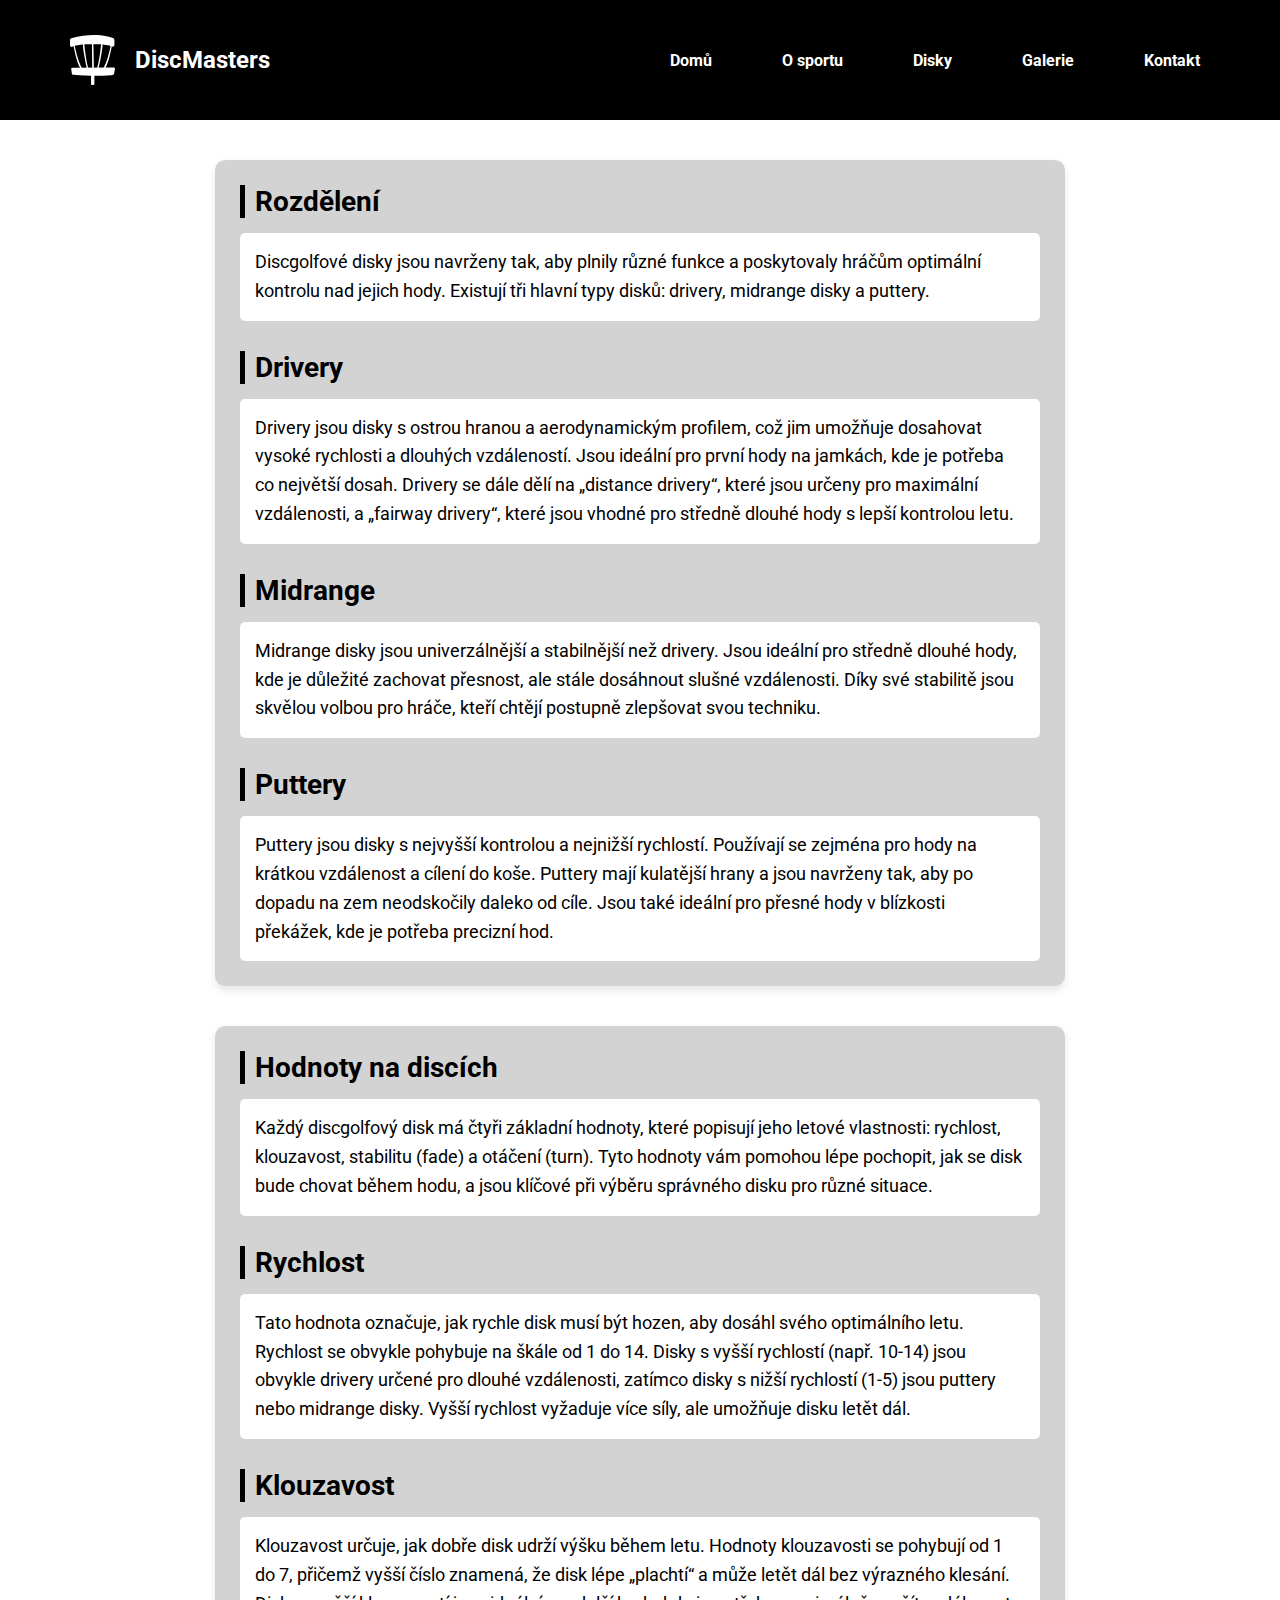
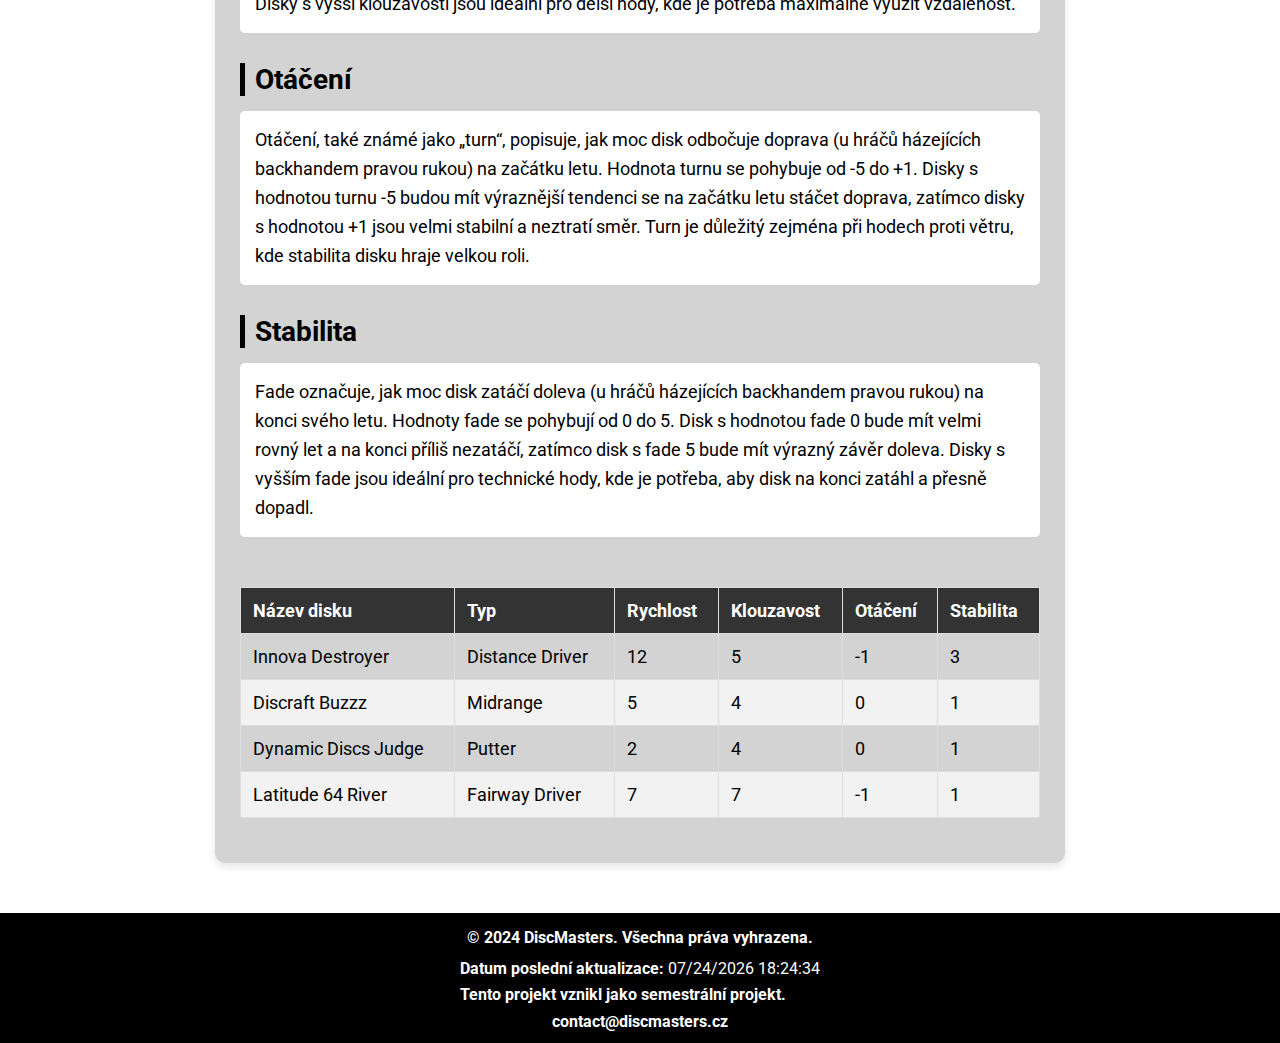
<file: discs.html>
<!DOCTYPE html>
<html lang="cs">

<head>
  <meta charset="UTF-8">
  <meta name="viewport" content="width=device-width, initial-scale=1.0">
  <meta name="description" content="Studentský projekt webové stránky">
  <title>DiscMasters</title>
  <link rel="stylesheet" href="/styles/styles.css">
  <link href="https://fonts.googleapis.com/css2?family=Roboto:wght@400;700&display=swap" rel="stylesheet">
</head>

<body>
  <!-- Header -->
  <header class="header">
    <div class="headerWrapper">
      <!-- Logo -->
      <a href="index.html" class="logoWrapper">
        <img class="logo" src="/img/web-icon.svg" alt="Obrázek headeru" />
        <h2>DiscMasters</h2>
      </a>
      <!-- Navigace -->
      <nav class="navigation">
        <ul class="navList">
          <li><a class="navListItem" href="index.html">Domů</a></li>
          <li><a class="navListItem" href="about.html">O sportu</a></li>
          <li><a class="navListItem" href="discs.html">Disky</a></li>
          <li><a class="navListItem" href="gallery.html">Galerie</a></li>
          <li><a class="navListItem" href="contact.html">Kontakt</a></li>
        </ul>
      </nav>
      <nav class="navMenu" id="navMenu">
        <ul>
          <li><a href="index.html">Domů</a></li>
          <li><a href="about.html">O sportu</a></li>
          <li><a href="discs.html">Disky</a></li>
          <li><a href="gallery.html">Galerie</a></li>
          <li><a href="contact.html">Kontakt</a></li>
        </ul>
      </nav>
      <div class="hamburger" id="hamburgerBtn">
        <span class="bar"></span>
        <span class="bar"></span>
        <span class="bar"></span>
      </div>
    </div>
  </header>
  <!-- Obsah stránky -->
  <main class="main">
    <!-- Tipy disků -->
    <section class="aboutInfo">
      <div class="infoSection">
        <h2>Rozdělení</h2>
        <p>
          Discgolfové disky jsou navrženy tak, aby plnily různé funkce a poskytovaly hráčům optimální kontrolu nad
          jejich hody. Existují tři hlavní typy disků: drivery, midrange disky a puttery.
        </p>
      </div>
      <div class="infoSection">
        <h2>Drivery</h2>
        <p>
          Drivery jsou disky s ostrou hranou a aerodynamickým profilem, což jim umožňuje dosahovat vysoké rychlosti a
          dlouhých vzdáleností. Jsou ideální pro první hody na jamkách, kde je potřeba co největší dosah. Drivery se
          dále dělí na „distance drivery“, které jsou určeny pro maximální vzdálenosti, a „fairway drivery“, které jsou
          vhodné pro středně dlouhé hody s lepší kontrolou letu.
        </p>
      </div>
      <div class="infoSection">
        <h2>Midrange</h2>
        <p>
          Midrange disky jsou univerzálnější a stabilnější než drivery. Jsou ideální pro středně dlouhé hody, kde je
          důležité zachovat přesnost, ale stále dosáhnout slušné vzdálenosti. Díky své stabilitě jsou skvělou volbou pro
          hráče, kteří chtějí postupně zlepšovat svou techniku.
        </p>
      </div>
      <div class="infoSection">
        <h2>Puttery</h2>
        <p>
          Puttery jsou disky s nejvyšší kontrolou a nejnižší rychlostí. Používají se zejména pro hody na krátkou
          vzdálenost a cílení do koše. Puttery mají kulatější hrany a jsou navrženy tak, aby po dopadu na zem
          neodskočily daleko od cíle. Jsou také ideální pro přesné hody v blízkosti překážek, kde je potřeba precizní
          hod.
        </p>
      </div>
    </section>

    <!-- Parametry disků -->
    <section class="aboutInfo">
      <div class="infoSection">
        <h2>Hodnoty na discích</h2>
        <p>
          Každý discgolfový disk má čtyři základní hodnoty, které popisují jeho letové vlastnosti: rychlost, klouzavost,
          stabilitu (fade) a otáčení (turn). Tyto hodnoty vám pomohou lépe pochopit, jak se disk bude chovat během hodu,
          a jsou klíčové při výběru správného disku pro různé situace.
        </p>
      </div>
      <div class="infoSection">
        <h2>Rychlost</h2>
        <p>
          Tato hodnota označuje, jak rychle disk musí být hozen, aby dosáhl svého optimálního letu. Rychlost se obvykle
          pohybuje na škále od 1 do 14. Disky s vyšší rychlostí (např. 10-14) jsou obvykle drivery určené pro dlouhé
          vzdálenosti, zatímco disky s nižší rychlostí (1-5) jsou puttery nebo midrange disky. Vyšší rychlost vyžaduje
          více síly, ale umožňuje disku letět dál.
        </p>
      </div>
      <div class="infoSection">
        <h2>Klouzavost</h2>
        <p>
          Klouzavost určuje, jak dobře disk udrží výšku během letu. Hodnoty klouzavosti se pohybují od 1 do 7, přičemž
          vyšší číslo znamená, že disk lépe „plachtí“ a může letět dál bez výrazného klesání. Disky s vyšší klouzavostí
          jsou ideální pro delší hody, kde je potřeba maximálně využít vzdálenost.
        </p>
      </div>
      <div class="infoSection">
        <h2>Otáčení</h2>
        <p>
          Otáčení, také známé jako „turn“, popisuje, jak moc disk odbočuje doprava (u hráčů házejících backhandem pravou
          rukou) na začátku letu. Hodnota turnu se pohybuje od -5 do +1. Disky s hodnotou turnu -5 budou mít výraznější
          tendenci se na začátku letu stáčet doprava, zatímco disky s hodnotou +1 jsou velmi stabilní a neztratí směr.
          Turn je důležitý zejména při hodech proti větru, kde stabilita disku hraje velkou roli.
        </p>
      </div>
      <div class="infoSection">
        <h2>Stabilita</h2>
        <p>
          Fade označuje, jak moc disk zatáčí doleva (u hráčů házejících backhandem pravou rukou) na konci svého letu.
          Hodnoty fade se pohybují od 0 do 5. Disk s hodnotou fade 0 bude mít velmi rovný let a na konci příliš
          nezatáčí, zatímco disk s fade 5 bude mít výrazný závěr doleva. Disky s vyšším fade jsou ideální pro technické
          hody, kde je potřeba, aby disk na konci zatáhl a přesně dopadl. </p>
      </div>

      <!-- Tabulka -->
      <div class="tableWrapper">
        <table class="discsTable">
          <thead>
            <tr>
              <th>Název disku</th>
              <th>Typ</th>
              <th>Rychlost</th>
              <th>Klouzavost</th>
              <th>Otáčení</th>
              <th>Stabilita</th>
            </tr>
          </thead>
          <tbody>
            <tr>
              <td>Innova Destroyer</td>
              <td>Distance Driver</td>
              <td>12</td>
              <td>5</td>
              <td>-1</td>
              <td>3</td>
            </tr>
            <tr>
              <td>Discraft Buzzz</td>
              <td>Midrange</td>
              <td>5</td>
              <td>4</td>
              <td>0</td>
              <td>1</td>
            </tr>
            <tr>
              <td>Dynamic Discs Judge</td>
              <td>Putter</td>
              <td>2</td>
              <td>4</td>
              <td>0</td>
              <td>1</td>
            </tr>
            <tr>
              <td>Latitude 64 River</td>
              <td>Fairway Driver</td>
              <td>7</td>
              <td>7</td>
              <td>-1</td>
              <td>1</td>
            </tr>
          </tbody>
        </table>
      </div>
    </section>
  </main>
  <!-- Footer -->
  <footer class="footerWrapper">
    <p class="copyright">&copy; 2024 DiscMasters. Všechna práva vyhrazena.</p>
    <p class="lastUpdate">Datum poslední aktualizace: <span id="updateDate"></span><br>Tento projekt vznikl jako
      semestrální projekt.</p>
    <a class="mailLink" href="mailto:contact@discmasters.cz">contact@discmasters.cz</a>
  </footer>
  <!-- Skripty -->
  <script src="/scripts/lastModified.js" defer></script>
  <script src="/scripts/hamburgerMenu.js" defer></script>
</body>

</html>
</file>
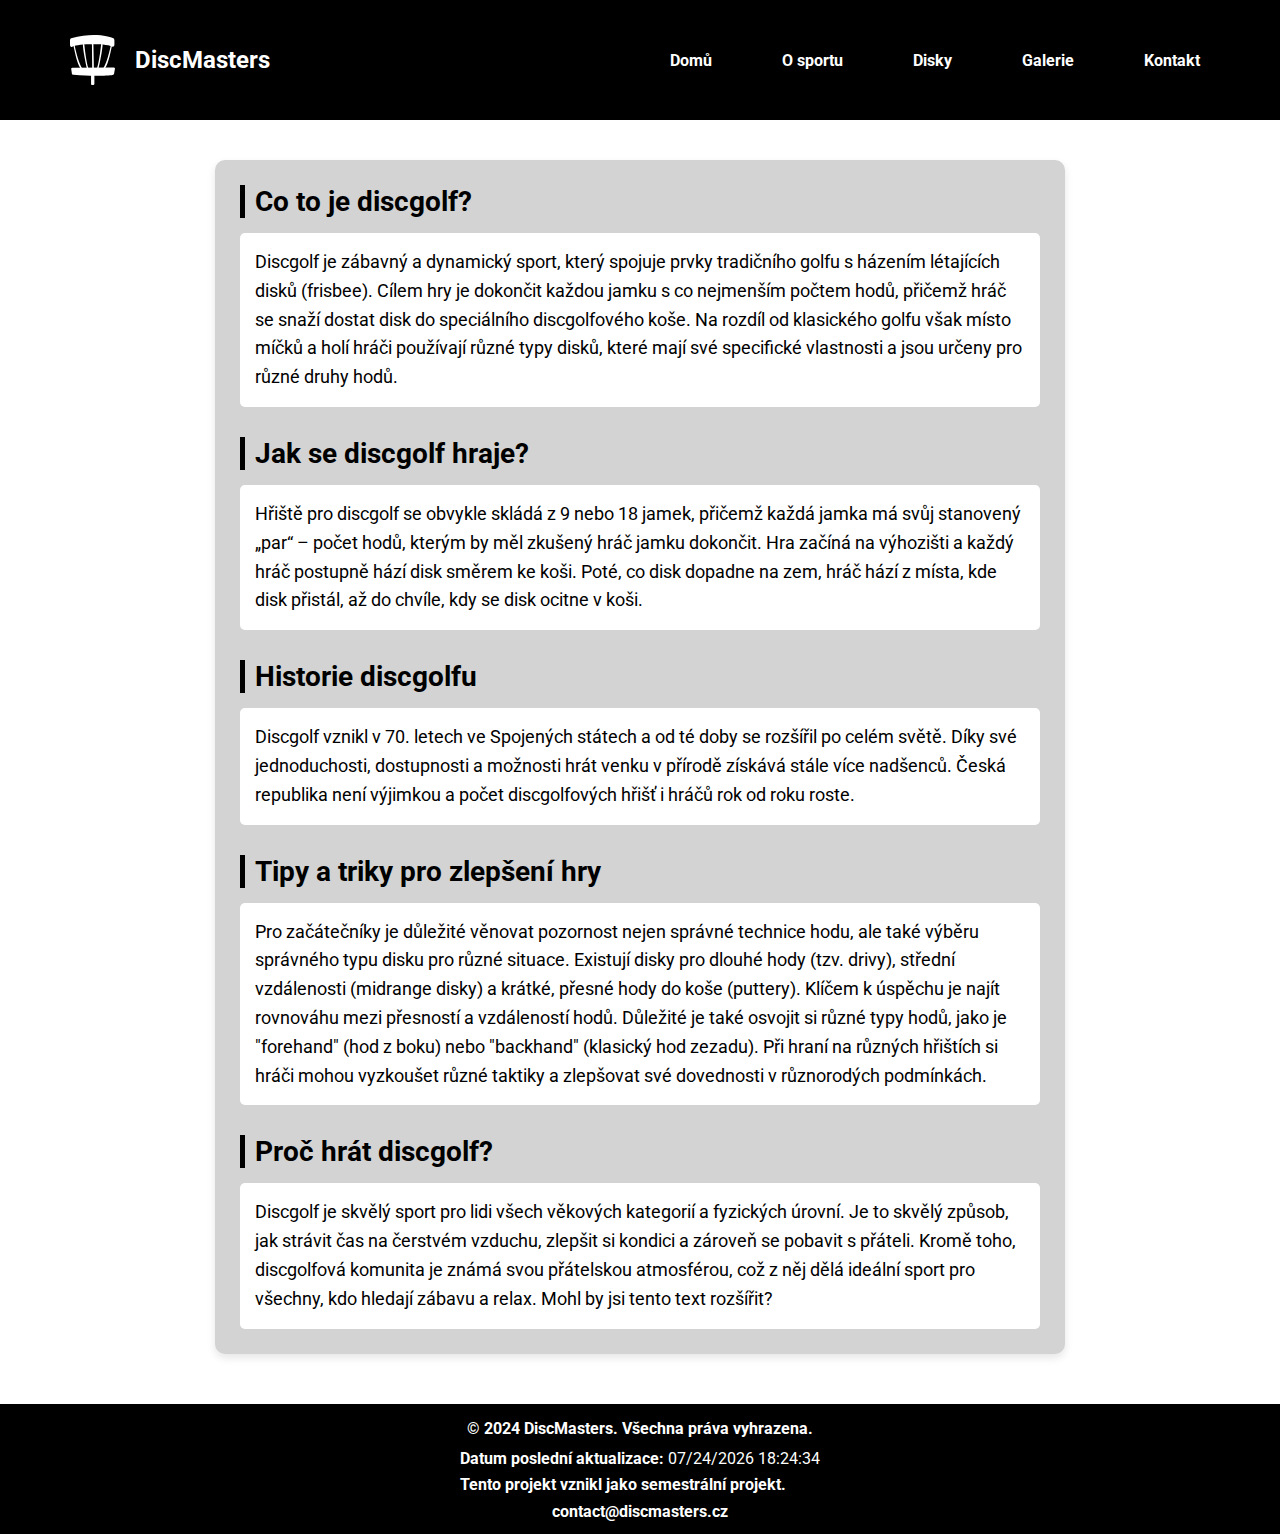
<file: pages/about.html>
<!DOCTYPE html>
<html lang="cs">

<head>
  <meta charset="UTF-8">
  <meta name="viewport" content="width=device-width, initial-scale=1.0">
  <meta name="description" content="Studentský projekt webové stránky">
  <title>DiscMasters</title>
  <link rel="stylesheet" href="/styles/styles.css">
  <link href="https://fonts.googleapis.com/css2?family=Roboto:wght@400;700&display=swap" rel="stylesheet">
</head>

<body>
  <!-- Header -->
  <header class="header">
    <div class="headerWrapper">
      <!-- Logo -->
      <a href="index.html" class="logoWrapper">
        <img class="logo" src="/img/web-icon.svg" alt="Logo" />
        <h2>DiscMasters</h2>
      </a>
      <!-- Navigace -->
      <nav class="navigation">
        <ul class="navList">
          <li><a class="navListItem" href="index.html">Domů</a></li>
          <li><a class="navListItem" href="about.html">O sportu</a></li>
          <li><a class="navListItem" href="discs.html">Disky</a></li>
          <li><a class="navListItem" href="gallery.html">Galerie</a></li>
          <li><a class="navListItem" href="contact.html">Kontakt</a></li>
        </ul>
      </nav>
      <nav class="navMenu" id="navMenu">
        <ul>
          <li><a href="index.html">Domů</a></li>
          <li><a href="about.html">O sportu</a></li>
          <li><a href="discs.html">Disky</a></li>
          <li><a href="gallery.html">Galerie</a></li>
          <li><a href="contact.html">Kontakt</a></li>
        </ul>
      </nav>
      <div class="hamburger" id="hamburgerBtn">
        <span class="bar"></span>
        <span class="bar"></span>
        <span class="bar"></span>
      </div>
    </div>
  </header>
  <!-- Obsah stránky -->
  <main class="main">
    <!-- Popis sportu -->
    <section class="aboutInfo">
      <div class="infoSection">
        <h2>Co to je discgolf?</h2>
        <p>
          Discgolf je zábavný a dynamický sport, který spojuje prvky tradičního golfu s házením létajících
          disků (frisbee). Cílem hry je dokončit každou jamku s co nejmenším počtem hodů, přičemž hráč se
          snaží dostat disk do speciálního discgolfového koše. Na rozdíl od klasického golfu však místo míčků
          a holí hráči používají různé typy disků, které mají své specifické vlastnosti a jsou určeny pro
          různé druhy hodů.
        </p>
      </div>
      <div class="infoSection">
        <h2>Jak se discgolf hraje?</h2>
        <p>
          Hřiště pro discgolf se obvykle skládá z 9 nebo 18 jamek, přičemž každá jamka má svůj stanovený „par“
          – počet hodů, kterým by měl zkušený hráč jamku dokončit. Hra začíná na výhozišti a každý hráč
          postupně hází disk směrem ke koši. Poté, co disk dopadne na zem, hráč hází z místa, kde disk
          přistál, až do chvíle, kdy se disk ocitne v koši.
        </p>
      </div>
      <div class="infoSection">
        <h2>Historie discgolfu</h2>
        <p>
          Discgolf vznikl v 70. letech ve Spojených státech a od té doby se rozšířil po celém světě. Díky své
          jednoduchosti, dostupnosti a možnosti hrát venku v přírodě získává stále více nadšenců. Česká
          republika není výjimkou a počet discgolfových hřišť i hráčů rok od roku roste.
        </p>
      </div>
      <div class="infoSection">
        <h2>Tipy a triky pro zlepšení hry</h2>
        <p>
          Pro začátečníky je důležité věnovat pozornost nejen správné technice hodu, ale také výběru správného
          typu disku pro různé situace. Existují disky pro dlouhé hody (tzv. drivy), střední vzdálenosti
          (midrange disky) a krátké, přesné hody do koše (puttery). Klíčem k úspěchu je najít rovnováhu mezi
          přesností a vzdáleností hodů. Důležité je také osvojit si různé typy hodů, jako je "forehand" (hod z
          boku) nebo "backhand" (klasický hod zezadu). Při hraní na různých hřištích si hráči mohou vyzkoušet
          různé taktiky a zlepšovat své dovednosti v různorodých podmínkách.
        </p>
      </div>
      <div class="infoSection">
        <h2>Proč hrát discgolf?</h2>
        <p>
          Discgolf je skvělý sport pro lidi všech věkových kategorií a fyzických úrovní. Je to skvělý způsob,
          jak strávit čas na čerstvém vzduchu, zlepšit si kondici a zároveň se pobavit s přáteli. Kromě toho,
          discgolfová komunita je známá svou přátelskou atmosférou, což z něj dělá ideální sport pro všechny,
          kdo hledají zábavu a relax.
          Mohl by jsi tento text rozšířit?
        </p>
      </div>
    </section>

  </main>
  <!-- Footer -->
  <footer class="footerWrapper">
    <p class="copyright">&copy; 2024 DiscMasters. Všechna práva vyhrazena.</p>
    <p class="lastUpdate">Datum poslední aktualizace: <span id="updateDate"></span><br>Tento projekt vznikl jako
      semestrální projekt.</p>
    <a class="mailLink" href="mailto:contact@discmasters.cz">contact@discmasters.cz</a>
  </footer>
  <!-- Skripty -->
  <script src="/scripts/lastModified.js" defer></script>
  <script src="/scripts/hamburgerMenu.js" defer></script>
</body>

</html>
</file>
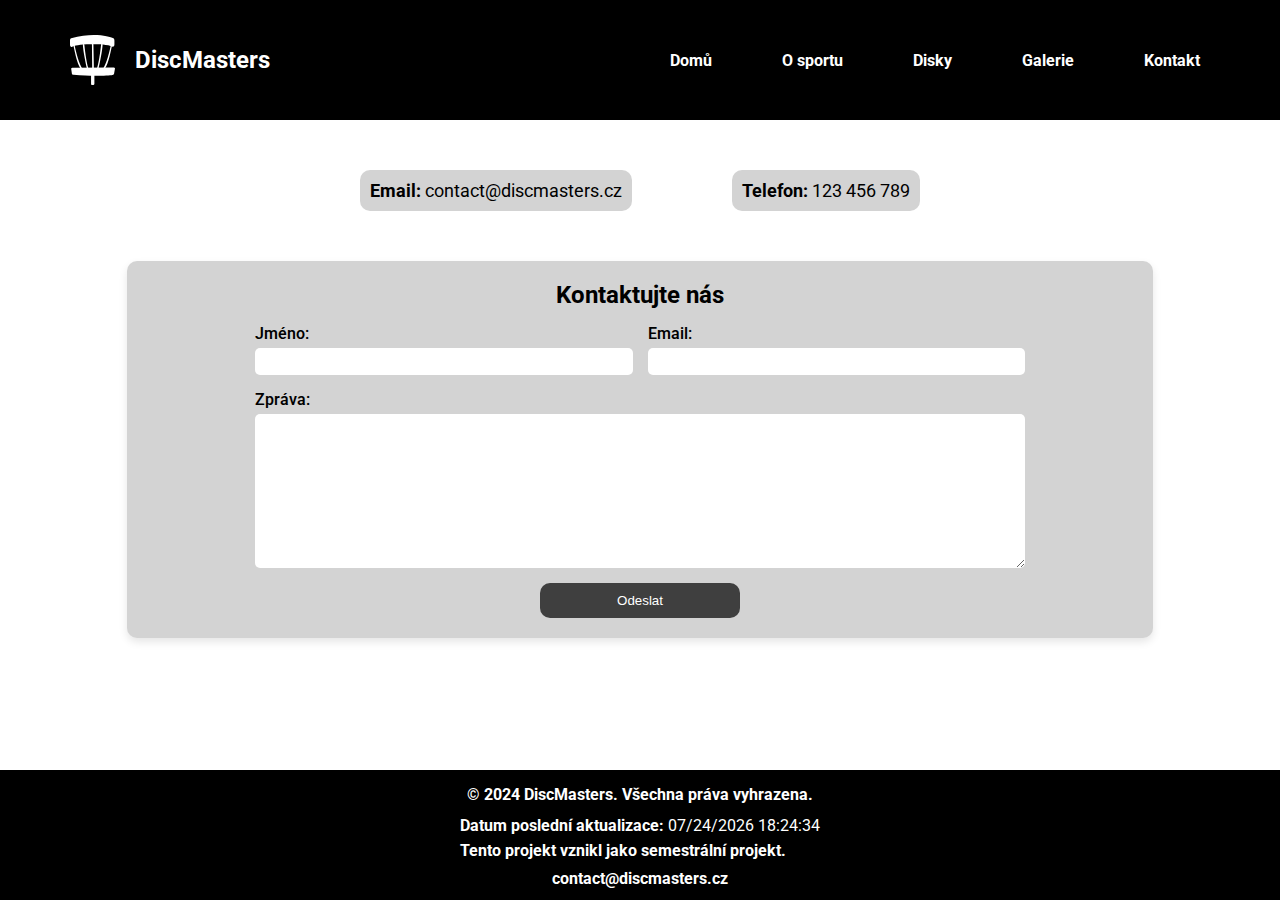
<file: pages/contact.html>
<!DOCTYPE html>
<html lang="cs">

<head>
  <meta charset="UTF-8">
  <meta name="viewport" content="width=device-width, initial-scale=1.0">
  <meta name="description" content="Studentský projekt webové stránky">
  <title>DiscMasters</title>
  <link rel="stylesheet" href="/styles/styles.css">
  <link href="https://fonts.googleapis.com/css2?family=Roboto:wght@400;700&display=swap" rel="stylesheet">
</head>

<body>
  <!-- Header -->
  <header class="header">
    <div class="headerWrapper">
      <!-- Logo -->
      <a href="index.html" class="logoWrapper">
        <img class="logo" src="/img/web-icon.svg" alt="Logo" />
        <h2>DiscMasters</h2>
      </a>
      <!-- Navigace -->
      <nav class="navigation">
        <ul class="navList">
          <li><a class="navListItem" href="index.html">Domů</a></li>
          <li><a class="navListItem" href="about.html">O sportu</a></li>
          <li><a class="navListItem" href="discs.html">Disky</a></li>
          <li><a class="navListItem" href="gallery.html">Galerie</a></li>
          <li><a class="navListItem" href="contact.html">Kontakt</a></li>
        </ul>
      </nav>
      <nav class="navMenu" id="navMenu">
        <ul>
          <li><a href="index.html">Domů</a></li>
          <li><a href="about.html">O sportu</a></li>
          <li><a href="discs.html">Disky</a></li>
          <li><a href="gallery.html">Galerie</a></li>
          <li><a href="contact.html">Kontakt</a></li>
        </ul>
      </nav>
      <div class="hamburger" id="hamburgerBtn">
        <span class="bar"></span>
        <span class="bar"></span>
        <span class="bar"></span>
      </div>
    </div>
  </header>
  <!-- Obsah stránky -->
  <main class="main">
    <div class="contactInfoWrapper">
      <div class="contactInfo">
        <span class="contactItem">
          <b>Email:</b>
          <a href="mailto:contact@discmasters.cz" class="contactEmail">contact@discmasters.cz</a>
        </span>
        <span class="contactItem">
          <b>Telefon:</b>
          <a href="tel:+420123456789" class="contactPhone">123 456 789</a>
        </span>
      </div>
    </div>

    <section class="contactFormWrapper">
      <h2 class="formTitle">Kontaktujte nás</h2>
      <form class="contactForm" id="contactForm">
        <div class="formTop">
          <div class="formItem">
            <label for="name">Jméno:</label>
            <input type="text" id="name" name="name" required>
          </div>
          <div class="formItem">
            <label for="email">Email:</label>
            <input type="email" id="email" name="email" required>
          </div>
        </div>
        <div class="formBottom">
          <div class="formItem">
            <label for="message">Zpráva:</label>
            <textarea id="message" name="message" required></textarea>
          </div>
        </div>
        <button type="submit">Odeslat</button>
      </form>
    </section>
  </main>
  <!-- Footer -->
  <footer class="footerWrapper">
    <p class="copyright">&copy; 2024 DiscMasters. Všechna práva vyhrazena.</p>
    <p class="lastUpdate">Datum poslední aktualizace: <span id="updateDate"></span><br>Tento projekt vznikl jako
      semestrální projekt.</p>
    <a class="mailLink" href="mailto:contact@discmasters.cz">contact@discmasters.cz</a>
  </footer>
  <!-- Skripty -->
  <script src="/scripts/lastModified.js" defer></script>
  <script src="/scripts/hamburgerMenu.js" defer></script>
  <script src="/scripts/formHandler.js" defer></script>
</body>

</html>
</file>
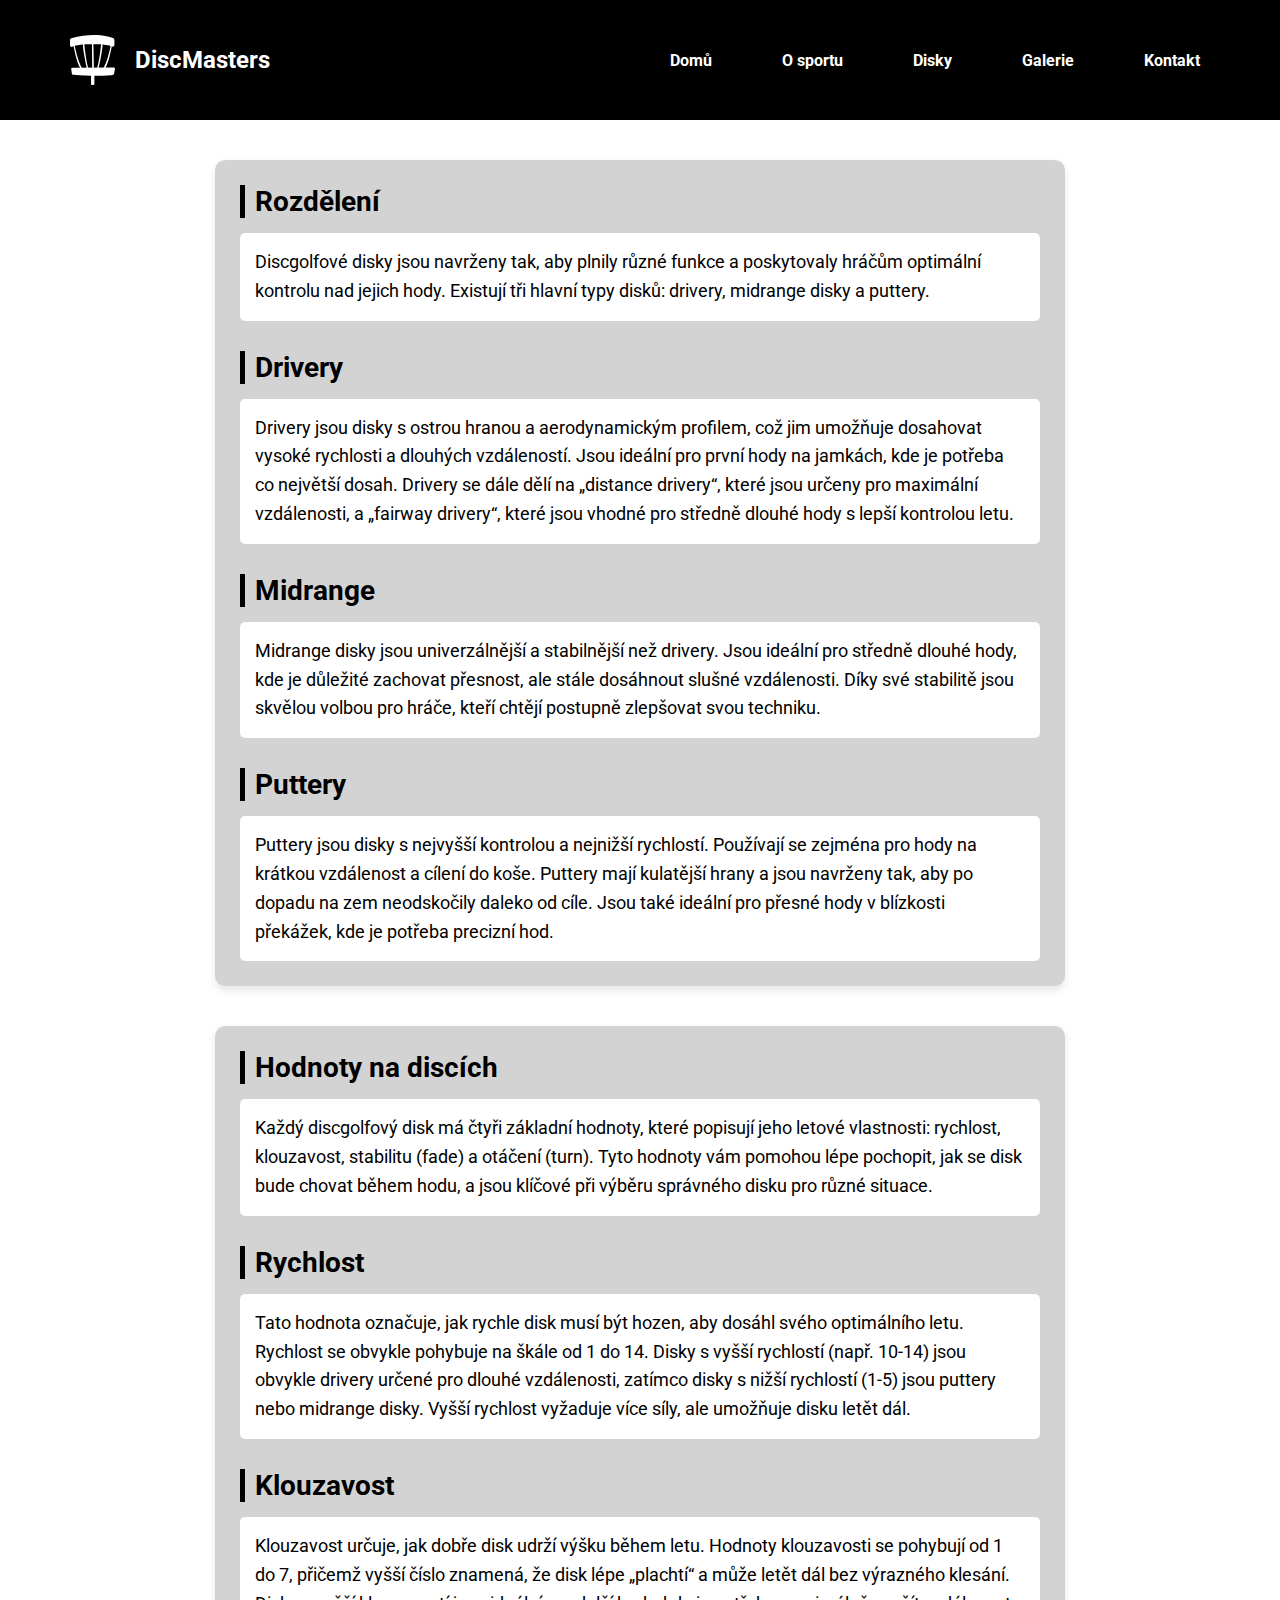
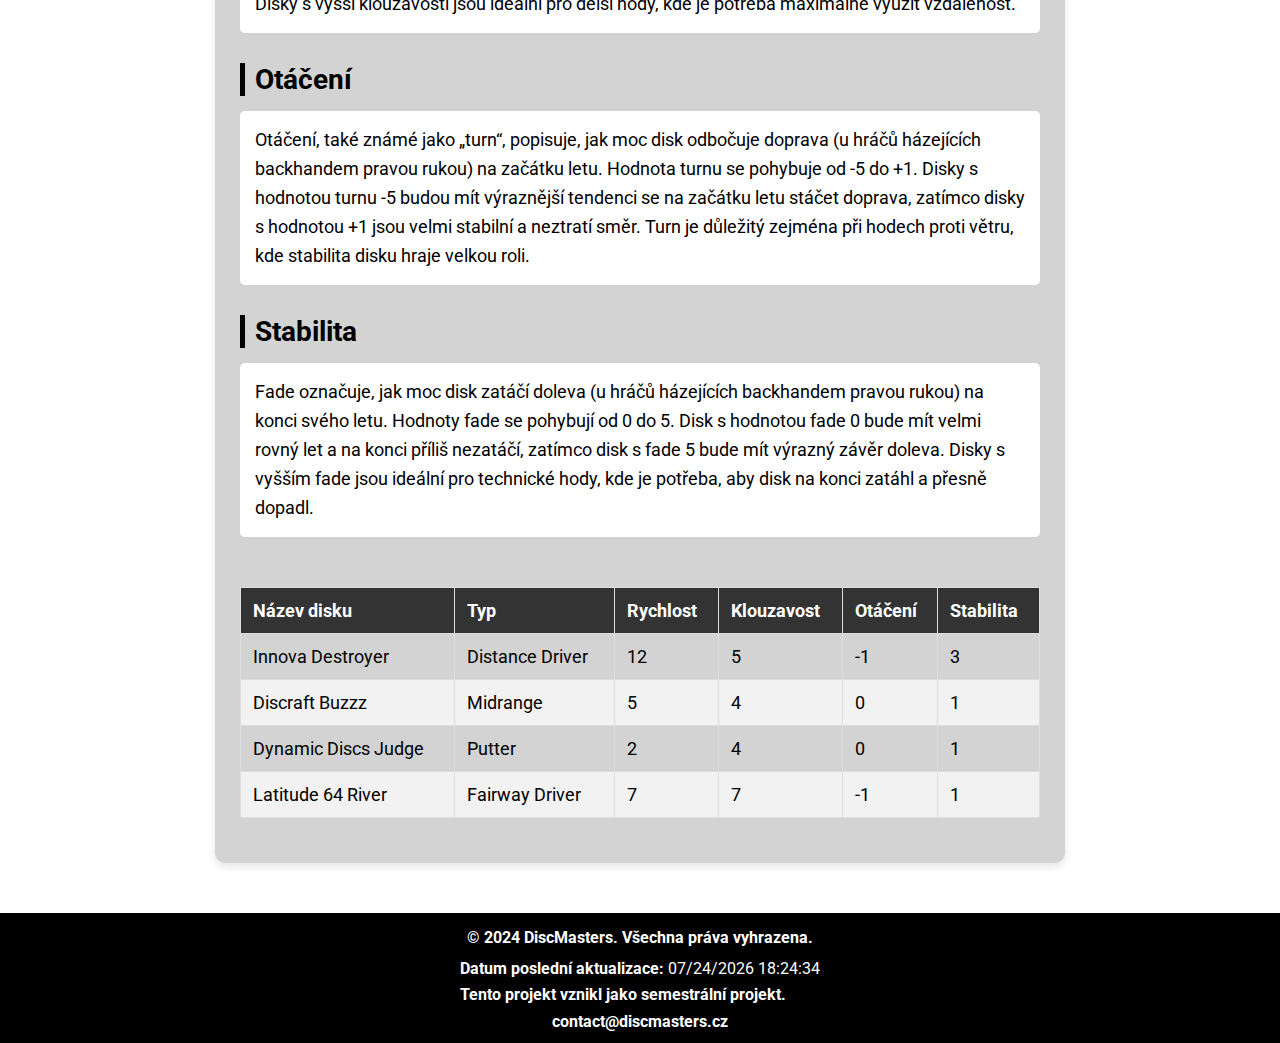
<file: pages/discs.html>
<!DOCTYPE html>
<html lang="cs">

<head>
  <meta charset="UTF-8">
  <meta name="viewport" content="width=device-width, initial-scale=1.0">
  <meta name="description" content="Studentský projekt webové stránky">
  <title>DiscMasters</title>
  <link rel="stylesheet" href="/styles/styles.css">
  <link href="https://fonts.googleapis.com/css2?family=Roboto:wght@400;700&display=swap" rel="stylesheet">
</head>

<body>
  <!-- Header -->
  <header class="header">
    <div class="headerWrapper">
      <!-- Logo -->
      <a href="index.html" class="logoWrapper">
        <img class="logo" src="/img/web-icon.svg" alt="Logo" />
        <h2>DiscMasters</h2>
      </a>
      <!-- Navigace -->
      <nav class="navigation">
        <ul class="navList">
          <li><a class="navListItem" href="index.html">Domů</a></li>
          <li><a class="navListItem" href="about.html">O sportu</a></li>
          <li><a class="navListItem" href="discs.html">Disky</a></li>
          <li><a class="navListItem" href="gallery.html">Galerie</a></li>
          <li><a class="navListItem" href="contact.html">Kontakt</a></li>
        </ul>
      </nav>
      <nav class="navMenu" id="navMenu">
        <ul>
          <li><a href="index.html">Domů</a></li>
          <li><a href="about.html">O sportu</a></li>
          <li><a href="discs.html">Disky</a></li>
          <li><a href="gallery.html">Galerie</a></li>
          <li><a href="contact.html">Kontakt</a></li>
        </ul>
      </nav>
      <div class="hamburger" id="hamburgerBtn">
        <span class="bar"></span>
        <span class="bar"></span>
        <span class="bar"></span>
      </div>
    </div>
  </header>
  <!-- Obsah stránky -->
  <main class="main">
    <!-- Tipy disků -->
    <section class="aboutInfo">
      <div class="infoSection">
        <h2>Rozdělení</h2>
        <p>
          Discgolfové disky jsou navrženy tak, aby plnily různé funkce a poskytovaly hráčům optimální kontrolu nad
          jejich hody. Existují tři hlavní typy disků: drivery, midrange disky a puttery.
        </p>
      </div>
      <div class="infoSection">
        <h2>Drivery</h2>
        <p>
          Drivery jsou disky s ostrou hranou a aerodynamickým profilem, což jim umožňuje dosahovat vysoké rychlosti a
          dlouhých vzdáleností. Jsou ideální pro první hody na jamkách, kde je potřeba co největší dosah. Drivery se
          dále dělí na „distance drivery“, které jsou určeny pro maximální vzdálenosti, a „fairway drivery“, které jsou
          vhodné pro středně dlouhé hody s lepší kontrolou letu.
        </p>
      </div>
      <div class="infoSection">
        <h2>Midrange</h2>
        <p>
          Midrange disky jsou univerzálnější a stabilnější než drivery. Jsou ideální pro středně dlouhé hody, kde je
          důležité zachovat přesnost, ale stále dosáhnout slušné vzdálenosti. Díky své stabilitě jsou skvělou volbou pro
          hráče, kteří chtějí postupně zlepšovat svou techniku.
        </p>
      </div>
      <div class="infoSection">
        <h2>Puttery</h2>
        <p>
          Puttery jsou disky s nejvyšší kontrolou a nejnižší rychlostí. Používají se zejména pro hody na krátkou
          vzdálenost a cílení do koše. Puttery mají kulatější hrany a jsou navrženy tak, aby po dopadu na zem
          neodskočily daleko od cíle. Jsou také ideální pro přesné hody v blízkosti překážek, kde je potřeba precizní
          hod.
        </p>
      </div>
    </section>

    <!-- Parametry disků -->
    <section class="aboutInfo">
      <div class="infoSection">
        <h2>Hodnoty na discích</h2>
        <p>
          Každý discgolfový disk má čtyři základní hodnoty, které popisují jeho letové vlastnosti: rychlost, klouzavost,
          stabilitu (fade) a otáčení (turn). Tyto hodnoty vám pomohou lépe pochopit, jak se disk bude chovat během hodu,
          a jsou klíčové při výběru správného disku pro různé situace.
        </p>
      </div>
      <div class="infoSection">
        <h2>Rychlost</h2>
        <p>
          Tato hodnota označuje, jak rychle disk musí být hozen, aby dosáhl svého optimálního letu. Rychlost se obvykle
          pohybuje na škále od 1 do 14. Disky s vyšší rychlostí (např. 10-14) jsou obvykle drivery určené pro dlouhé
          vzdálenosti, zatímco disky s nižší rychlostí (1-5) jsou puttery nebo midrange disky. Vyšší rychlost vyžaduje
          více síly, ale umožňuje disku letět dál.
        </p>
      </div>
      <div class="infoSection">
        <h2>Klouzavost</h2>
        <p>
          Klouzavost určuje, jak dobře disk udrží výšku během letu. Hodnoty klouzavosti se pohybují od 1 do 7, přičemž
          vyšší číslo znamená, že disk lépe „plachtí“ a může letět dál bez výrazného klesání. Disky s vyšší klouzavostí
          jsou ideální pro delší hody, kde je potřeba maximálně využít vzdálenost.
        </p>
      </div>
      <div class="infoSection">
        <h2>Otáčení</h2>
        <p>
          Otáčení, také známé jako „turn“, popisuje, jak moc disk odbočuje doprava (u hráčů házejících backhandem pravou
          rukou) na začátku letu. Hodnota turnu se pohybuje od -5 do +1. Disky s hodnotou turnu -5 budou mít výraznější
          tendenci se na začátku letu stáčet doprava, zatímco disky s hodnotou +1 jsou velmi stabilní a neztratí směr.
          Turn je důležitý zejména při hodech proti větru, kde stabilita disku hraje velkou roli.
        </p>
      </div>
      <div class="infoSection">
        <h2>Stabilita</h2>
        <p>
          Fade označuje, jak moc disk zatáčí doleva (u hráčů házejících backhandem pravou rukou) na konci svého letu.
          Hodnoty fade se pohybují od 0 do 5. Disk s hodnotou fade 0 bude mít velmi rovný let a na konci příliš
          nezatáčí, zatímco disk s fade 5 bude mít výrazný závěr doleva. Disky s vyšším fade jsou ideální pro technické
          hody, kde je potřeba, aby disk na konci zatáhl a přesně dopadl. </p>
      </div>

      <!-- Tabulka -->
      <div class="tableWrapper">
        <table class="discsTable">
          <thead>
            <tr>
              <th>Název disku</th>
              <th>Typ</th>
              <th>Rychlost</th>
              <th>Klouzavost</th>
              <th>Otáčení</th>
              <th>Stabilita</th>
            </tr>
          </thead>
          <tbody>
            <tr>
              <td>Innova Destroyer</td>
              <td>Distance Driver</td>
              <td>12</td>
              <td>5</td>
              <td>-1</td>
              <td>3</td>
            </tr>
            <tr>
              <td>Discraft Buzzz</td>
              <td>Midrange</td>
              <td>5</td>
              <td>4</td>
              <td>0</td>
              <td>1</td>
            </tr>
            <tr>
              <td>Dynamic Discs Judge</td>
              <td>Putter</td>
              <td>2</td>
              <td>4</td>
              <td>0</td>
              <td>1</td>
            </tr>
            <tr>
              <td>Latitude 64 River</td>
              <td>Fairway Driver</td>
              <td>7</td>
              <td>7</td>
              <td>-1</td>
              <td>1</td>
            </tr>
          </tbody>
        </table>
      </div>
    </section>
  </main>
  <!-- Footer -->
  <footer class="footerWrapper">
    <p class="copyright">&copy; 2024 DiscMasters. Všechna práva vyhrazena.</p>
    <p class="lastUpdate">Datum poslední aktualizace: <span id="updateDate"></span><br>Tento projekt vznikl jako
      semestrální projekt.</p>
    <a class="mailLink" href="mailto:contact@discmasters.cz">contact@discmasters.cz</a>
  </footer>
  <!-- Skripty -->
  <script src="/scripts/lastModified.js" defer></script>
  <script src="/scripts/hamburgerMenu.js" defer></script>
</body>

</html>
</file>
<file: styles/styles.css>
body {
  color: black;
  background-color: white;
  margin: 0px;
  font-family: 'Roboto', sans-serif;
}

a {
  text-decoration: none;
  color: black;
}

h1,
h2,
h3,
h4,
h5,
h6 {
  margin: 0px;
}

p {
  margin: 0px;
  line-height: 1.6;
}


label {
  font-weight: 550;
}

input {
  border-radius: 5px;
  overflow: hidden;
  border: 0px;
  height: 25px;
}

textarea {
  border-radius: 5px;
  overflow: hidden;
  border: 0px;
  height: 150px;
}

button {
  border-radius: 10px;
  overflow: hidden;
  width: 200px;
  margin: 0 auto;
  border: 0px;
  background-color: rgb(63, 63, 63);
  color: white;
  padding: 10px 0px;
}

button:hover {
  background-color: black;
}

.header {
  background-color: black;
  display: flex;
  justify-content: space-between;
  align-items: center;
  padding: 15px 0px;
  height: 10vh;
  position: fixed;
  width: 100%;
  left: 0;
  top: 0;
  color: white;
  min-height: 50px;
  z-index: 1000;
}

.headerWrapper {
  display: flex;
  justify-content: space-between;
  align-items: center;
  padding: 0px 100px;
  width: 100%;
}

.logoWrapper {
  display: flex;
  gap: 20px;
  align-items: center;
  text-decoration: none;
  color: white;
}

.logo {
  height: 50px;
  width: auto;
}

.navList {
  display: flex;
  gap: 100px;
  list-style-type: none;
  font-weight: bold;
  font-size: 20px;
}

.navListItem {
  transition: transform 0.25s ease-in-out;
  padding: 10px;
  color: white;
  text-decoration: none;
  text-wrap: nowrap;
}

.hamburger {
  display: none;
  flex-direction: column;
  justify-content: space-around;
  width: 30px;
  height: 30px;
  background: transparent;
  border: none;
  cursor: pointer;
}

.hamburger .bar {
  height: 3px;
  width: 100%;
  background-color: white;
  border-radius: 5px;
  transition: all 0.3s ease-in-out;
}

.navMenu {
  background-color: black;
  padding: 20px;
  position: fixed;
  width: 250px;
  border-radius: 10px;
  right: 0;
  display: none;
}

.navMenu.active {
  top: calc(10vh + 10px);
  display: unset;
}

.navMenu ul {
  list-style-type: none;
  background-color: rgb(43, 43, 43);
  padding: 20px;
  margin: 0;
  border-radius: 10px;
  display: flex;
  flex-direction: column;
  align-items: center;
  gap: 10px;
}

.navMenu ul li a {
  color: white;
  font-weight: bold;
  text-decoration: none;
}

.hamburger.active .bar:nth-child(1) {
  transform: rotate(45deg) translate(9px, 8px);
  transform-origin: center;
}

.hamburger.active .bar:nth-child(2) {
  opacity: 0;
}

.hamburger.active .bar:nth-child(3) {
  transform: rotate(-45deg) translate(6px, -5px);
  transform-origin: center;
}

.main {
  padding: calc(10vh + 30px) 100px 0px 100px;
  min-height: calc(89vh - 201px);
}

.perex {
  height: calc(91vh - 30px);
  display: flex;
  flex-direction: column;
  justify-content: center;
  gap: 30px;
  max-width: 60%;
}

.perexTitle {
  font-size: 30px;
  color: white;
}

.perexDescription {
  font-size: 20px;
  line-height: 1.6;
  color: white;
}

.mainBackground {
  position: absolute;
  top: 0;
  left: 0;
  z-index: -1;
  object-fit: cover;
  height: 101vh;
  width: 100%;
}

.pageContent {
  display: flex;
  flex-direction: column;
  gap: 50px;
  margin-top: 50px;
}

.contentItem {
  display: flex;
  justify-content: space-between;
  align-items: center;
}

.contentItemText {
  max-width: 40%;
  display: flex;
  flex-direction: column;
  gap: 20px;
}

.contentItemImg {
  max-width: 50%;
  border-radius: 10px;
  overflow: hidden;
  box-shadow: 0 4px 8px rgba(0, 0, 0, 0.1);
}

.itemImg {
  width: 100%;
  height: auto;
  display: block;
}

.itemTextTitle {
  font-size: 30px;
}

.itemTextDescription {
  font-size: 18px;
}

.aboutInfo {
  max-width: 800px;
  margin: 40px auto;
  padding: 25px;
  background-color: lightgray;
  border-radius: 10px;
  box-shadow: 0 4px 8px rgba(0, 0, 0, 0.1);
  display: flex;
  flex-direction: column;
  gap: 30px;
}

.infoSection h2 {
  font-size: 28px;
  color: black;
  margin-bottom: 15px;
  border-left: 5px solid black;
  padding-left: 10px;
}

.infoSection p {
  font-size: 18px;
  color: black;
  background-color: white;
  padding: 15px;
  border-radius: 5px;
  line-height: 1.6;
}

.galleryWrapper {
  display: flex;
  flex-wrap: wrap;
  margin: 50px auto 0px auto;
  width: calc(100% - 260px);
  gap: 20px;
  background-color: lightgray;
  padding: 30px;
  border-radius: 10px;
  justify-content: center;
}

.galleryItem {
  max-width: 250px;
  height: auto;
  border-radius: 10px;
  box-shadow: 0 4px 8px rgba(0, 0, 0, 0.2);
  cursor: pointer;
  transition: transform 0.3s ease, filter 0.3s ease;
  aspect-ratio: 1920 / 1280;
  object-fit: cover;
}

.galleryItem:hover {
  transform: scale(1.05);
  filter: brightness(70%);
}

.overlay {
  position: fixed;
  top: 0;
  left: 0;
  width: 100%;
  height: 100%;
  background-color: rgba(0, 0, 0, 0.9);
  display: none;
  justify-content: center;
  align-items: center;
  z-index: 1000;
}

.overlayImg {
  max-width: 80%;
  max-height: 80%;
  border-radius: 10px;
}

.closeButton {
  position: absolute;
  top: 20px;
  right: 40px;
  font-size: 40px;
  color: white;
  cursor: pointer;
}

.closeBtn:hover {
  color: lightgray;
}

.tableWrapper {
  overflow-x: auto;
}

.discsTable {
  width: 100%;
  border-collapse: collapse;
  margin: 20px 0;
  font-size: 18px;
  text-align: left;
}

.discsTable th,
.discsTable td {
  padding: 12px;
  border: 1px solid #dddddd;
}

.discsTable thead {
  background-color: #333;
  color: white;
}

.discsTable tbody tr:nth-child(even) {
  background-color: #f2f2f2;
}

.contactInfoWrapper {
  margin-top: 50px;
}

.contactInfo {
  display: flex;
  justify-content: center;
  gap: 100px;
  font-size: 18px;
}

.contactEmail:hover,
.contactPhone:hover {
  text-decoration: underline;
}

.contactFormWrapper {
  display: flex;
  flex-direction: column;
  gap: 15px;
  align-items: center;
  background-color: lightgray;
  padding: 20px 0;
  width: 70%;
  margin: 0 auto;
  border-radius: 10px;
  overflow: hidden;
  margin-top: 50px;
  box-shadow: 0 4px 8px rgba(0, 0, 0, 0.1);
}

.formTitle {
  font-size: 30px;
}

.contactForm {
  display: flex;
  flex-direction: column;
  gap: 15px;
  width: 75%;
}

.formTop {
  display: flex;
  gap: 15px;
}

.formItem {
  display: flex;
  flex-direction: column;
  gap: 5px;
  width: 100%;
}

.footerWrapper {
  background-color: black;
  color: white;
  display: flex;
  padding: 15px 0;
  align-items: center;
  flex-direction: column;
  gap: 5px;
  margin-top: 50px;
  height: 100px;
  justify-content: center;
}

.copyright,
.lastUpdate {
  font-weight: bold;
}

#updateDate {
  font-weight: normal;
}

.mailLink {
  font-weight: bold;
  text-decoration: none;
  color: white;
}

.contactItem {
  background-color: lightgray;
  padding: 10px;
  border-radius: 10px;
}

@media screen and (max-width: 1280px) {
  .navList {
    gap: 50px;
    font-size: 16px;
  }

  .headerWrapper {
    padding: 0px 70px;
  }

  .main {
    padding: calc(10vh + 30px) 70px 0px 70px;
  }

  .perexTitle {
    font-size: 24px;
  }

  .perexDescription {
    font-size: 18px;
  }

  .contentItem {
    flex-direction: column;
    gap: 20px;
    text-align: center;
  }

  .contentItemReversed {
    flex-direction: column-reverse;
    gap: 20px;
    text-align: center;
  }

  .contentItemImg {
    max-width: 90%;
  }

  .contentItemText {
    max-width: 60%;
  }

  .contactFormWrapper {
    width: 90%;
  }

  .itemTextTitle {
    font-size: 24px;
  }

  .itemTextDescription {
    font-size: 18px;
  }

  .formTitle {
    font-size: 24px;
  }
}

@media screen and (max-width: 960px) {
  .navigation {
    display: none;
  }

  .hamburger {
    display: flex;
  }

  .perexTitle {
    font-size: 22px;
  }

  .perexDescription {
    font-size: 16px;
  }

  .contentItemImg {
    max-width: 80%;
  }

  .itemTextTitle {
    font-size: 22px;
  }

  .itemTextDescription {
    font-size: 16px;
  }

  .formTitle {
    font-size: 22px;
  }

  .contactForm {
    width: 85%;
  }

  .contactInfo {
    flex-direction: column;
    align-items: center;
    gap: 20px;
  }
}

@media screen and (max-width: 720px) {
  .logo {
    height: 40px;
  }

  .logoWrapper {
    gap: 15px;
  }

  .logoWrapper>h2 {
    font-size: 20px;
  }

  .headerWrapper {
    padding: 0px 40px;
  }

  .main {
    padding: calc(10vh + 30px) 40px 0px 40px;
  }

  .perex {
    max-width: 100%;
    text-align: center;
  }

  .contentItemImg {
    max-width: 100%;
  }

  .contentItemText {
    max-width: 80%;
  }

  .formTop {
    flex-direction: column;
  }

  .infoSection>h2 {
    font-size: 22px;
  }

  .infoSection>p {
    font-size: 16px;
  }

  .galleryWrapper {
    width: 80%;
  }
}

@media screen and (max-width: 480px) {
  .contactForm>button {
    width: 120px;
  }

  .main {
    padding: calc(10vh + 30px) 10px 0px 10px;
  }

  .headerWrapper {
    padding: 0px 20px;
  }

  .footerWrapper {
    font-size: 14px;
    padding: 40px 10px;
    text-align: center;
  }

  .navMenu {
    width: 280px;
  }

  .aboutInfo {
    padding: 15px;
  }
}
</file>
